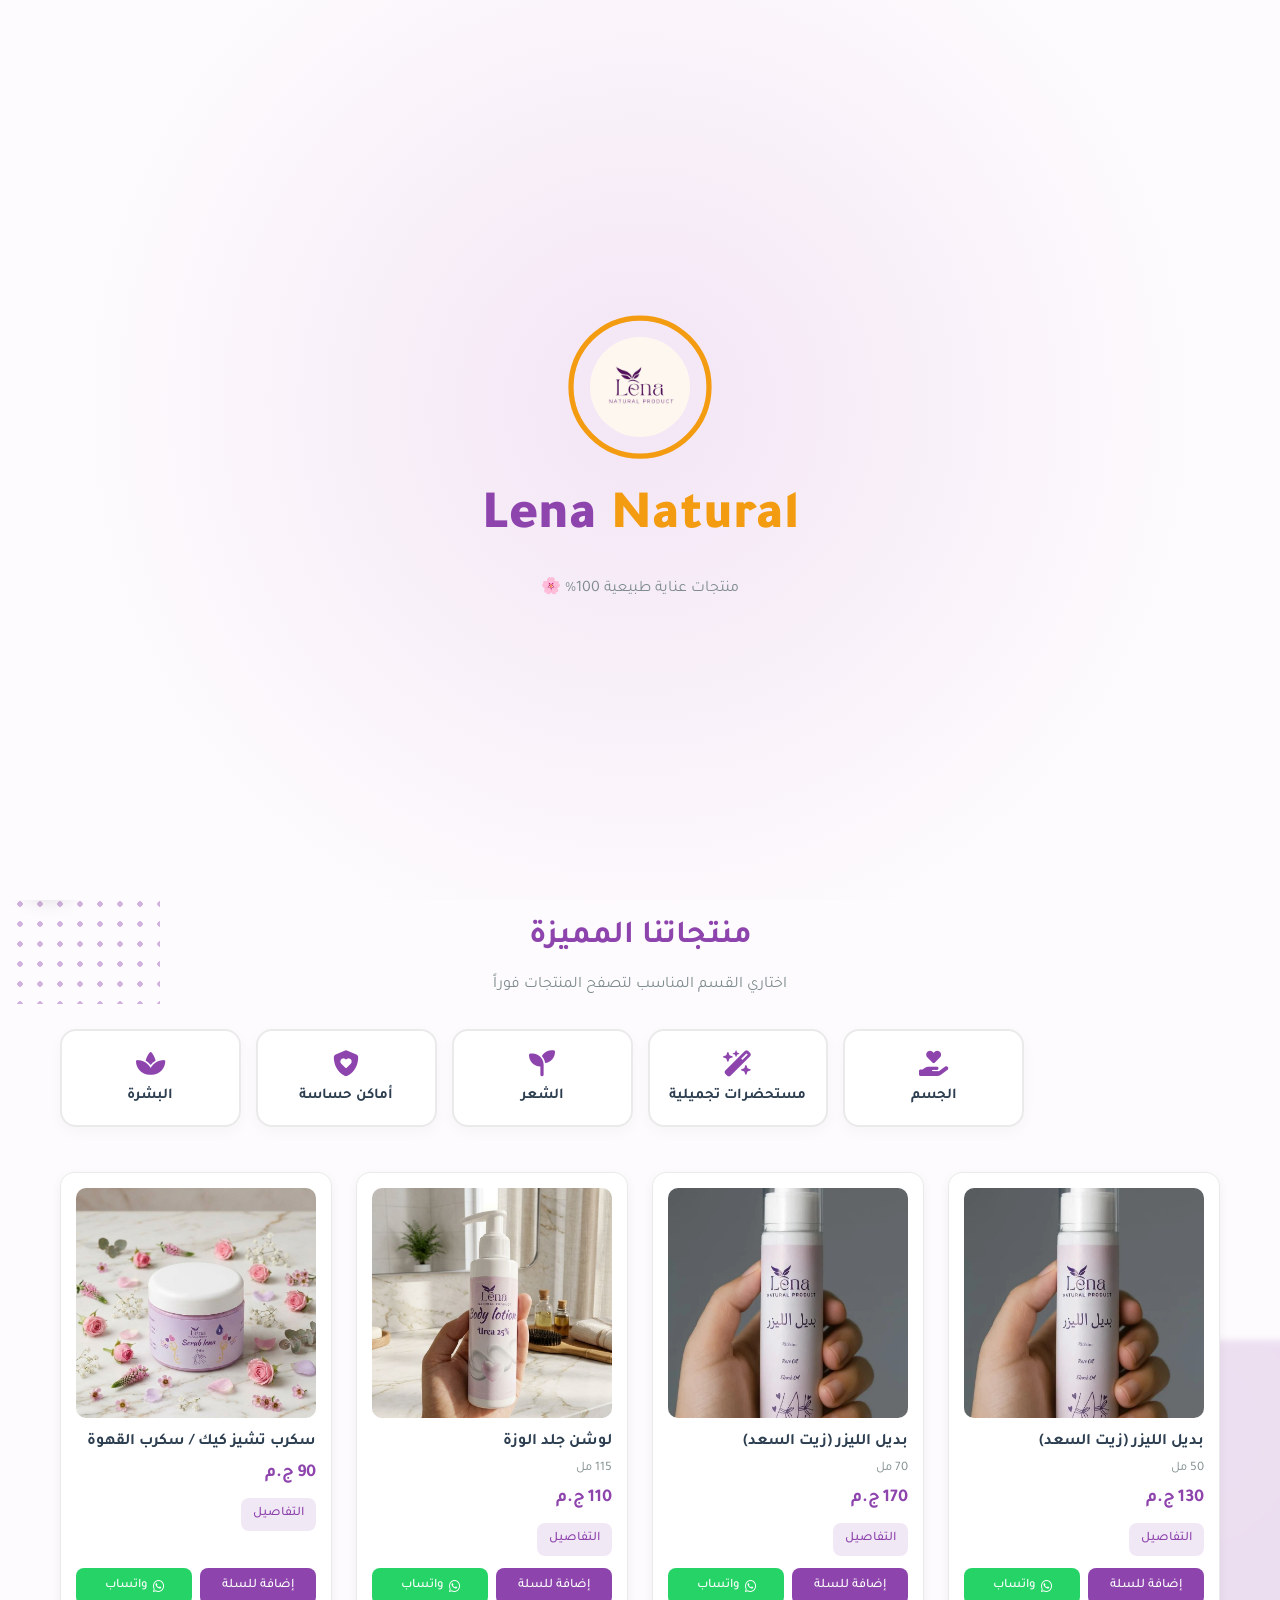
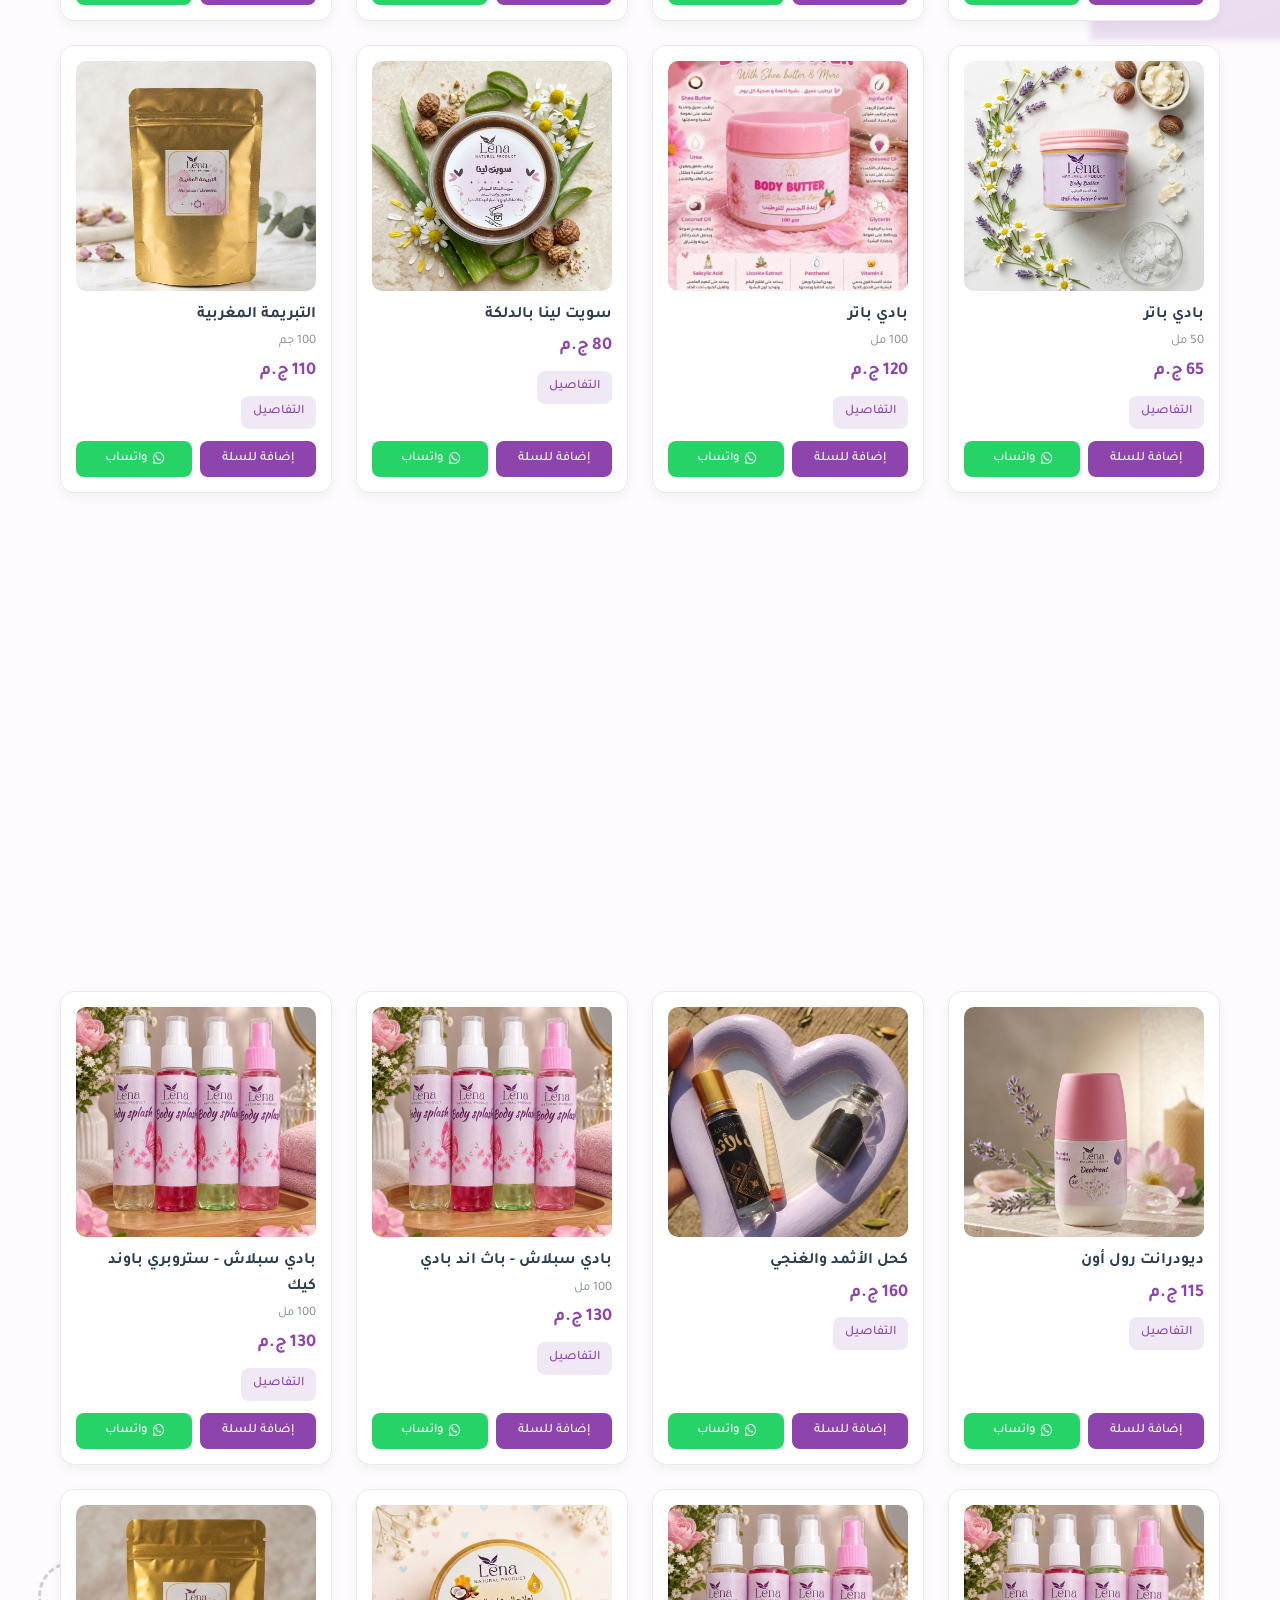
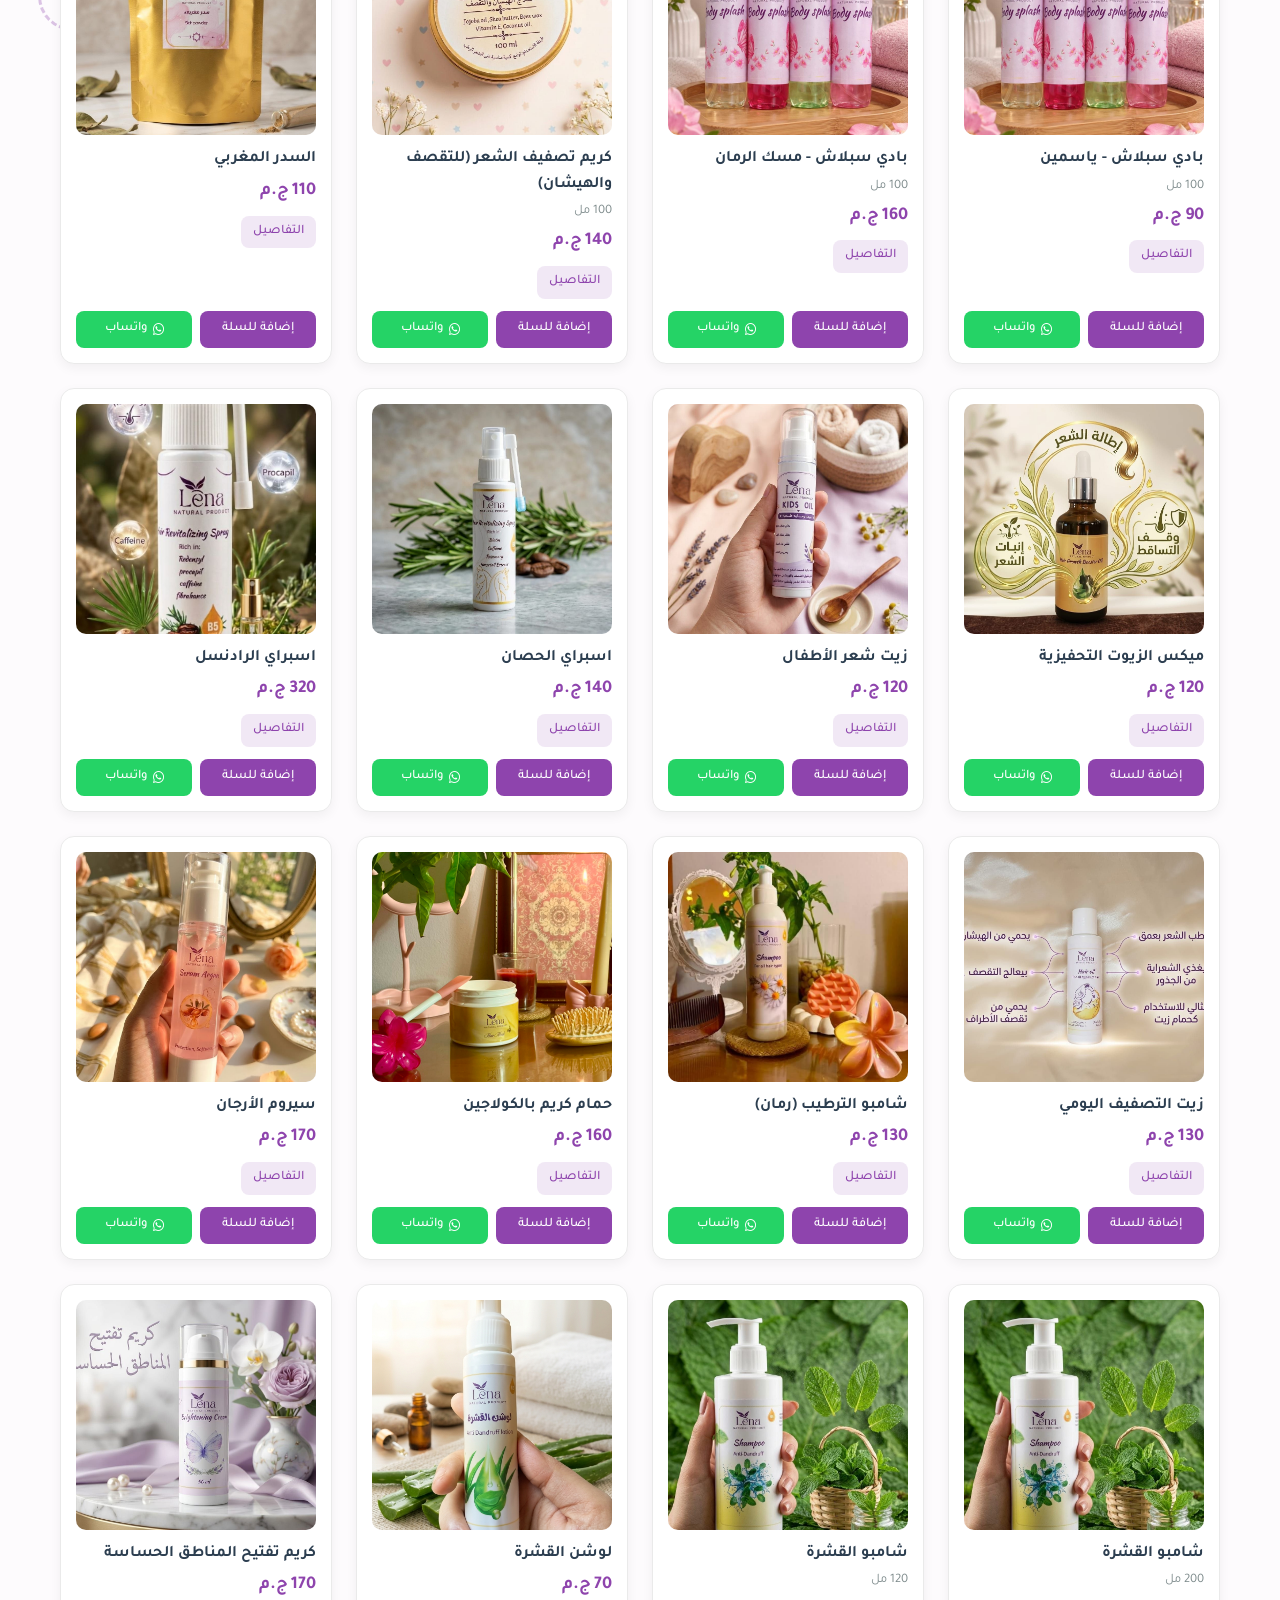
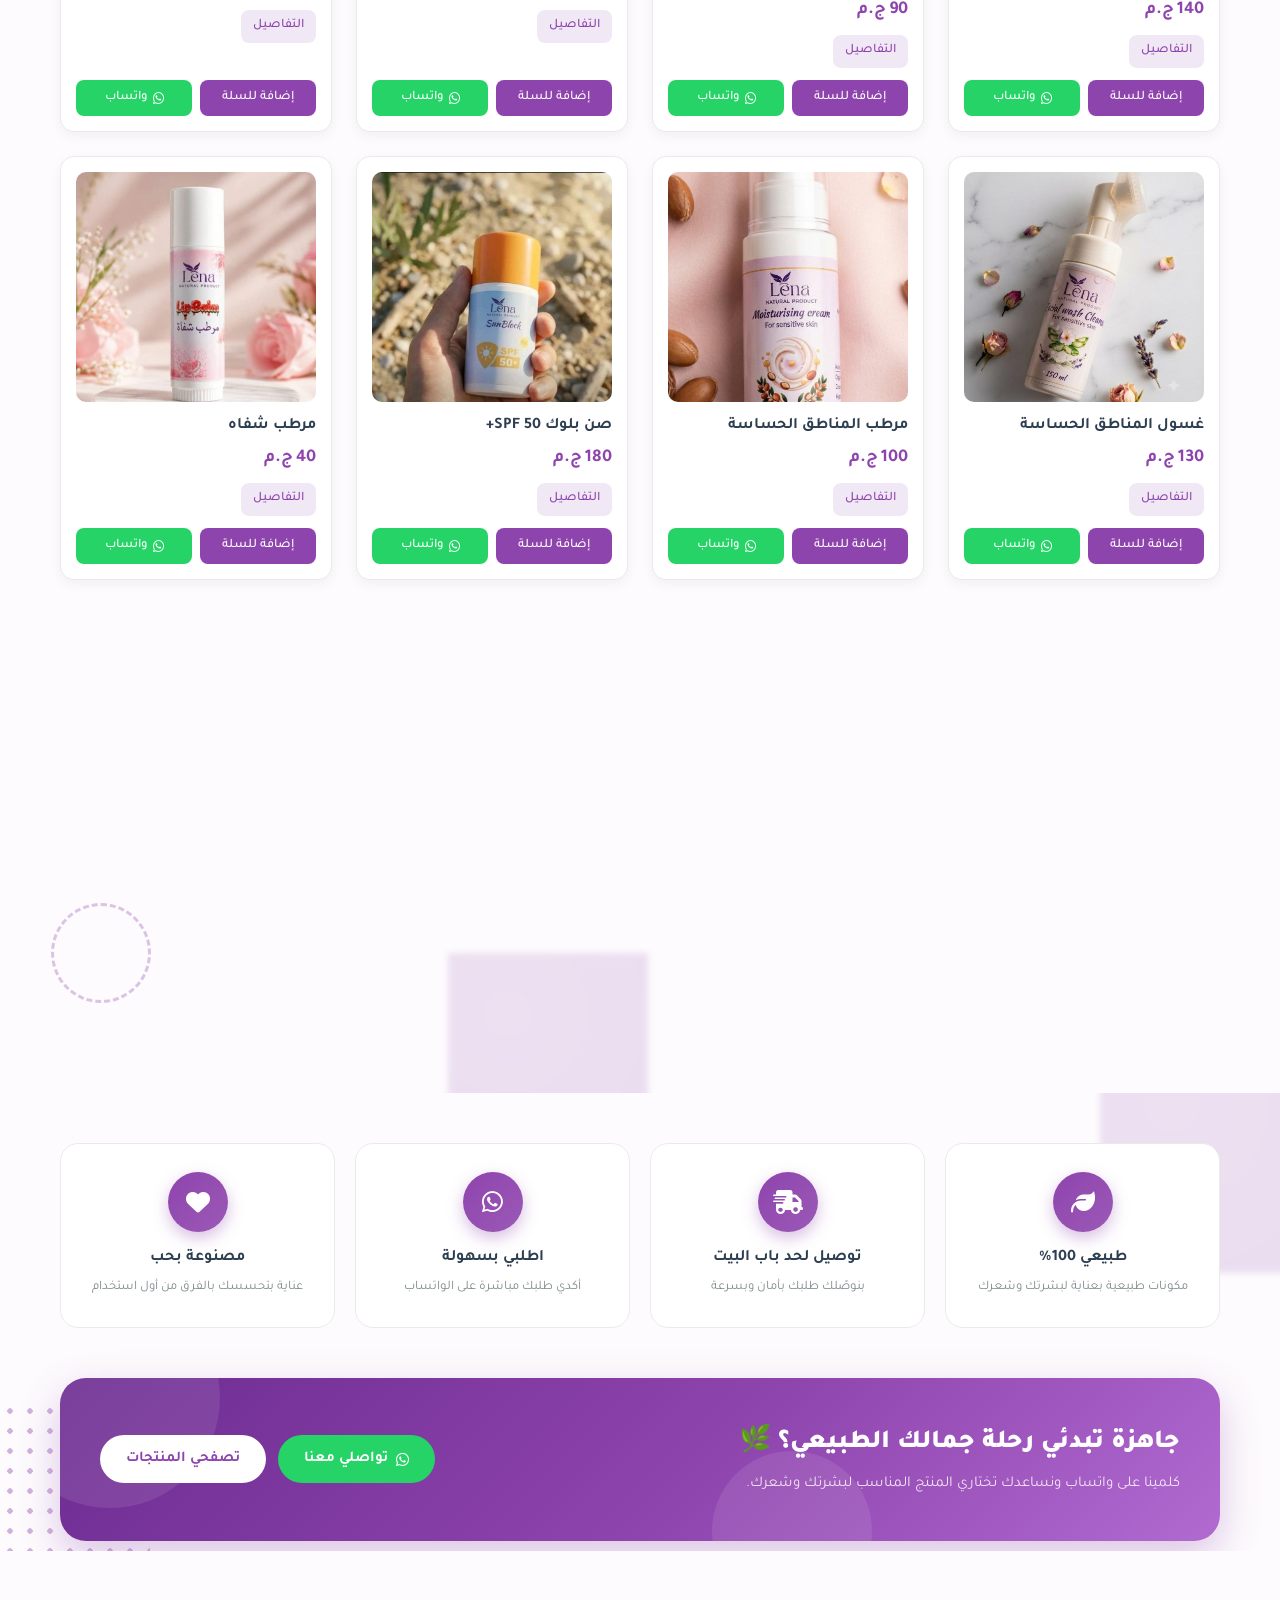
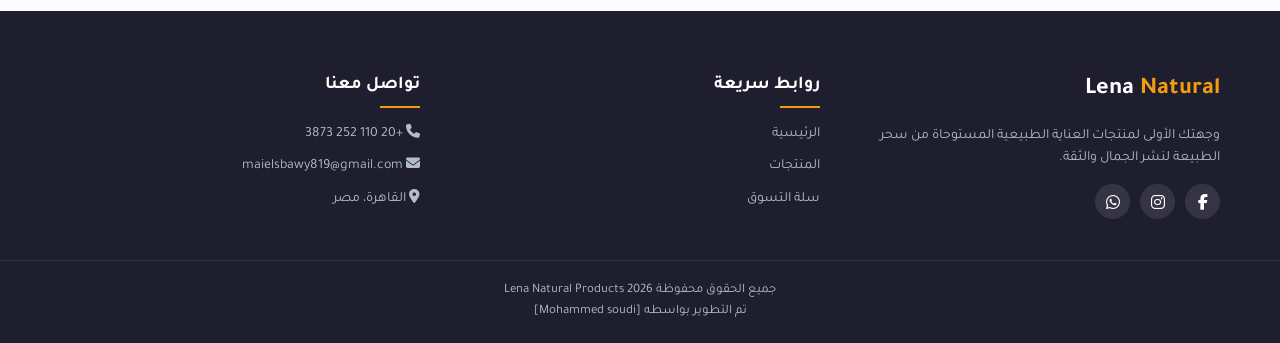
<file: index.html>
<!DOCTYPE html>
<html lang="ar" dir="rtl">
<head>
    <meta charset="UTF-8">
    <meta name="viewport" content="width=device-width, initial-scale=1.0">
    <!-- أساسيات -->
<meta name="description" content="Lena Natural: منتجات عناية طبيعية 100% للبشرة والشعر والجسم، مصنوعة بحب وتوصيل لباب البيت في مصر.">
<meta name="keywords" content="منتجات طبيعية, عناية بالبشرة, عناية بالشعر, زبدة الجسم, لوشن جلد الوزة, الصابون المغربي, Lena Natural">
<meta name="author" content="Lēna Natural">

<meta name="robots" content="index, follow">
<meta name="theme-color" content="#8e44ad">
<link rel="canonical" href="https://dr-mai-ahmed.github.io/Lena-Natural-Products/index.html">

<!-- فيسبوك / واتساب (Open Graph) -->
<meta property="og:type" content="website">
<meta property="og:site_name" content="Lēna Natural Products">
<meta property="og:locale" content="ar_EG">
<meta property="og:title" content="Lēna Natural | منتجات عناية طبيعية 100%">
<meta property="og:description" content="اكتشفي سر الجمال الطبيعي: منتجات للبشرة والشعر والجسم مصنوعة بحب.">
<meta property="og:url" content="https://dr-mai-ahmed.github.io/Lena-Natural-Products/index.html">
<meta property="og:image" content="https://dr-mai-ahmed.github.io/Lena-Natural-Products/images/og-image.jpg">

<!-- تويتر -->
<meta name="twitter:card" content="summary_large_image">
<meta name="twitter:title" content="Lēna Natural | منتجات عناية طبيعية 100%">
<meta name="twitter:description" content="منتجات للبشرة والشعر والجسم مصنوعة بحب.">
<meta name="twitter:image" content="https://dr-mai-ahmed.github.io/Lena-Natural-Products/images/og-image.jpg">

<!-- أيقونة الموقع -->
<link rel="icon" href="images/lena.jpg">
    <title>Lena Natural Products | منتجات العناية الطبيعية</title>
    <link href="https://fonts.googleapis.com/css2?family=Tajawal:wght@300;400;500;700;900&display=swap" rel="stylesheet">
    <link rel="stylesheet" href="https://cdnjs.cloudflare.com/ajax/libs/font-awesome/6.4.0/css/all.min.css">
    
    <link rel="stylesheet" href="style.css">
    <!-- Google tag (gtag.js) -->
<script async src="https://www.googletagmanager.com/gtag/js?id=G-Y1DNHRC4LC"></script>
<script>
  window.dataLayer = window.dataLayer || [];
  function gtag(){dataLayer.push(arguments);}
  gtag('js', new Date());

  gtag('config', 'G-Y1DNHRC4LC');
</script>
</head>
<body>

    <div class="announcement-bar"><p>لينا بشرة نضرة وشعر صحي🌸🎀</p></div>

    <header class="main-header">
        <div class="container header-container">
            <div class="logo"><a href="index.html">Lena <span>Natural</span></a></div>
            <nav class="main-nav">
                <ul>
                    <li><a href="index.html" class="active">الرئيسية</a></li>
                    <li><a href="#products">المنتجات</a></li>
                    <li><a href="#contact">تواصل معنا</a></li>
                </ul>
            </nav>
            <div class="header-actions">
                <div class="header-search-container">
                    <button type="button" id="searchIconBtn" class="cart-icon-btn" title="بحث" aria-label="بحث"><i class="fa-solid fa-magnifying-glass"></i></button>
                    <input type="text" id="searchInput" class="search-input" placeholder="ابحثي عن منتج..." aria-label="بحث عن منتج">
                </div>
                <button type="button" id="darkModeToggle" class="cart-icon-btn" title="تغيير المظهر" aria-label="تغيير المظهر"><i class="fa-solid fa-moon"></i></button>
                <a href="checkout.html" class="cart-icon-btn" title="سلة التسوق" aria-label="سلة التسوق">
                    <i class="fa-solid fa-bag-shopping"></i><span id="cartCount" class="cart-badge">0</span>
                </a>
            </div>
        </div>
    </header>

    <section class="hero-section">
        <div class="hero-content">
         
           <h2>جمالك أمانة وتستاهلي الأفضل..<br> كل اللي تحتاجه بشرتك وشعرك وجسمك<br> بما يرضي الله."🎀💜</h2>
           <br> 
            <a href="#products" class="btn btn-primary">تصفحي المنتجات الآن</a>
        </div>
    </section>

    <section id="products" class="products-section">
        <div class="container">
            <div class="section-title">
                <h2>منتجاتنا المميزة</h2>
                <p>اختاري القسم المناسب لتصفح المنتجات فوراً</p>
            </div>
            <div class="category-boxes-container" id="categoryBoxes">
            <button type="button" class="big-cat-box active" data-category="all"><i class="fa-solid fa-border-all"></i><h3>كل المنتجات</h3></button>
            <button type="button" class="big-cat-box" data-category="body"><i class="fa-solid fa-hand-holding-heart"></i><h3>الجسم</h3></button>
            <button type="button" class="big-cat-box" data-category="beauty"><i class="fa-solid fa-wand-magic-sparkles"></i><h3>مستحضرات تجميلية</h3></button>
            <button type="button" class="big-cat-box" data-category="hair"><i class="fa-solid fa-seedling"></i><h3>الشعر</h3></button>
            <button type="button" class="big-cat-box" data-category="sensitive"><i class="fa-solid fa-shield-heart"></i><h3>أماكن حساسة</h3></button>
            <button type="button" class="big-cat-box" data-category="skin"><i class="fa-solid fa-spa"></i><h3>البشرة</h3></button>
            </div>
            <div class="products-grid" id="productsGrid">
            <!-- ===== الجسم ===== -->
            <div class="product-card" data-id="1" data-category="body">
                <a href="product.html?id=1" class="product-img"><img src="images/Body-products/img(2).jpeg" alt="بديل الليزر (زيت السعد) (50 مل)" loading="lazy"></a>
                <div class="product-info">
                    <h3>بديل الليزر (زيت السعد)</h3>
                <p class="product-size">50 مل</p>
                    <span class="price">130 ج.م</span>
                    <a href="product.html?id=1" class="btn-details">التفاصيل</a>
                    <div class="card-actions">
                        <button type="button" class="btn-add" data-add="1">إضافة للسلة</button>
                        <a href="https://wa.me/201102523873?text=%D8%B9%D8%A7%D9%8A%D8%B2%20%D8%A7%D8%B7%D9%84%D8%A8%3A%20%D8%A8%D8%AF%D9%8A%D9%84%20%D8%A7%D9%84%D9%84%D9%8A%D8%B2%D8%B1%20%28%D8%B2%D9%8A%D8%AA%20%D8%A7%D9%84%D8%B3%D8%B9%D8%AF%29%20%2850%20%D9%85%D9%84%29%20-%20130%20%D8%AC.%D9%85" target="_blank" rel="noopener" class="btn-whatsapp"><i class="fa-brands fa-whatsapp"></i> واتساب</a>
                    </div>
                </div>
            </div>
            <div class="product-card" data-id="2" data-category="body">
                <a href="product.html?id=2" class="product-img"><img src="images/Body-products/img(2).jpeg" alt="بديل الليزر (زيت السعد) (70 مل)" loading="lazy"></a>
                <div class="product-info">
                    <h3>بديل الليزر (زيت السعد)</h3>
                <p class="product-size">70 مل</p>
                    <span class="price">170 ج.م</span>
                    <a href="product.html?id=2" class="btn-details">التفاصيل</a>
                    <div class="card-actions">
                        <button type="button" class="btn-add" data-add="2">إضافة للسلة</button>
                        <a href="https://wa.me/201102523873?text=%D8%B9%D8%A7%D9%8A%D8%B2%20%D8%A7%D8%B7%D9%84%D8%A8%3A%20%D8%A8%D8%AF%D9%8A%D9%84%20%D8%A7%D9%84%D9%84%D9%8A%D8%B2%D8%B1%20%28%D8%B2%D9%8A%D8%AA%20%D8%A7%D9%84%D8%B3%D8%B9%D8%AF%29%20%2870%20%D9%85%D9%84%29%20-%20170%20%D8%AC.%D9%85" target="_blank" rel="noopener" class="btn-whatsapp"><i class="fa-brands fa-whatsapp"></i> واتساب</a>
                    </div>
                </div>
            </div>
            <div class="product-card" data-id="3" data-category="body">
                <a href="product.html?id=3" class="product-img"><img src="images/Body-products/img(1).jpeg" alt="لوشن جلد الوزة (115 مل)" loading="lazy"></a>
                <div class="product-info">
                    <h3>لوشن جلد الوزة</h3>
                    <p class="product-size">115 مل</p>
                    <span class="price">110 ج.م</span>
                    <a href="product.html?id=3" class="btn-details">التفاصيل</a>
                    <div class="card-actions">
                        <button type="button" class="btn-add" data-add="3">إضافة للسلة</button>
                        <a href="https://wa.me/201102523873?text=%D8%B9%D8%A7%D9%8A%D8%B2%20%D8%A7%D8%B7%D9%84%D8%A8%3A%20%D9%84%D9%88%D8%B4%D9%86%20%D8%AC%D9%84%D8%AF%20%D8%A7%D9%84%D9%88%D8%B2%D8%A9%20%28115%20%D9%85%D9%84%29%20-%20110%20%D8%AC.%D9%85" target="_blank" rel="noopener" class="btn-whatsapp"><i class="fa-brands fa-whatsapp"></i> واتساب</a>
                    </div>
                </div>
            </div>
            <div class="product-card" data-id="4" data-category="body">
                <a href="product.html?id=4" class="product-img"><img src="images/Body-products/img(3).jpeg" alt="سكرب تشيز كيك / سكرب القهوة" loading="lazy"></a>
                <div class="product-info">
                    <h3>سكرب تشيز كيك / سكرب القهوة</h3>
                    <span class="price">90 ج.م</span>
                    <a href="product.html?id=4" class="btn-details">التفاصيل</a>
                    <div class="card-actions">
                        <button type="button" class="btn-add" data-add="4">إضافة للسلة</button>
                        <a href="https://wa.me/201102523873?text=%D8%B9%D8%A7%D9%8A%D8%B2%20%D8%A7%D8%B7%D9%84%D8%A8%3A%20%D8%B3%D9%83%D8%B1%D8%A8%20%D8%AA%D8%B4%D9%8A%D8%B2%20%D9%83%D9%8A%D9%83%20%2F%20%D8%B3%D9%83%D8%B1%D8%A8%20%D8%A7%D9%84%D9%82%D9%87%D9%88%D8%A9%20-%2090%20%D8%AC.%D9%85" target="_blank" rel="noopener" class="btn-whatsapp"><i class="fa-brands fa-whatsapp"></i> واتساب</a>
                    </div>
                </div>
            </div>
            <div class="product-card" data-id="5" data-category="body">
                <a href="product.html?id=5" class="product-img"><img src="images/Body-products/img(40).jpeg" alt="بادي باتر (50 مل)" loading="lazy"></a>
                <div class="product-info">
                    <h3>بادي باتر</h3>
                <p class="product-size">50 مل</p>
                    <span class="price">65 ج.م</span>
                    <a href="product.html?id=5" class="btn-details">التفاصيل</a>
                    <div class="card-actions">
                        <button type="button" class="btn-add" data-add="5">إضافة للسلة</button>
                        <a href="https://wa.me/201102523873?text=%D8%B9%D8%A7%D9%8A%D8%B2%20%D8%A7%D8%B7%D9%84%D8%A8%3A%20%D8%A8%D8%A7%D8%AF%D9%8A%20%D8%A8%D8%A7%D8%AA%D8%B1%20%2850%20%D9%85%D9%84%29%20-%2065%20%D8%AC.%D9%85" target="_blank" rel="noopener" class="btn-whatsapp"><i class="fa-brands fa-whatsapp"></i> واتساب</a>
                    </div>
                </div>
            </div>
            <div class="product-card" data-id="35" data-category="body">
                <a href="product.html?id=35" class="product-img"><img src="images/Body-products/img(4).jpeg" alt="بادي باتر (100 مل)" loading="lazy"></a>
                <div class="product-info">
                    <h3>بادي باتر</h3>
                <p class="product-size">100 مل</p>
                    <span class="price">120 ج.م</span>
                    <a href="product.html?id=35" class="btn-details">التفاصيل</a>
                    <div class="card-actions">
                        <button type="button" class="btn-add" data-add="35">إضافة للسلة</button>
                        <a href="https://wa.me/201102523873?text=%D8%B9%D8%A7%D9%8A%D8%B2%20%D8%A7%D8%B7%D9%84%D8%A8%3A%20%D8%A8%D8%A7%D8%AF%D9%8A%20%D8%A8%D8%A7%D8%AA%D8%B1%20%28100%20%D9%85%D9%84%29%20-%20120%20%D8%AC.%D9%85" target="_blank" rel="noopener" class="btn-whatsapp"><i class="fa-brands fa-whatsapp"></i> واتساب</a>
                    </div>
                </div>
            </div>
            <div class="product-card" data-id="6" data-category="body">
                <a href="product.html?id=6" class="product-img"><img src="images/Body-products/img(5).jpeg" alt="سويت لينا بالدلكة" loading="lazy"></a>
                <div class="product-info">
                    <h3>سويت لينا بالدلكة</h3>
                    <span class="price">80 ج.م</span>
                    <a href="product.html?id=6" class="btn-details">التفاصيل</a>
                    <div class="card-actions">
                        <button type="button" class="btn-add" data-add="6">إضافة للسلة</button>
                        <a href="https://wa.me/201102523873?text=%D8%B9%D8%A7%D9%8A%D8%B2%20%D8%A7%D8%B7%D9%84%D8%A8%3A%20%D8%B3%D9%88%D9%8A%D8%AA%20%D9%84%D9%8A%D9%86%D8%A7%20%D8%A8%D8%A7%D9%84%D8%AF%D9%84%D9%83%D8%A9%20-%2080%20%D8%AC.%D9%85" target="_blank" rel="noopener" class="btn-whatsapp"><i class="fa-brands fa-whatsapp"></i> واتساب</a>
                    </div>
                </div>
            </div>
            <div class="product-card" data-id="7" data-category="body">
                <a href="product.html?id=7" class="product-img"><img src="images/Body-products/img(6).jpeg" alt="التبريمة المغربية (100 جم)" loading="lazy"></a>
                <div class="product-info">
                    <h3>التبريمة المغربية</h3>
                <p class="product-size">100 جم</p>
                    <span class="price">110 ج.م</span>
                    <a href="product.html?id=7" class="btn-details">التفاصيل</a>
                    <div class="card-actions">
                        <button type="button" class="btn-add" data-add="7">إضافة للسلة</button>
                        <a href="https://wa.me/201102523873?text=%D8%B9%D8%A7%D9%8A%D8%B2%20%D8%A7%D8%B7%D9%84%D8%A8%3A%20%D8%A7%D9%84%D8%AA%D8%A8%D8%B1%D9%8A%D9%85%D8%A9%20%D8%A7%D9%84%D9%85%D8%BA%D8%B1%D8%A8%D9%8A%D8%A9%20%28100%20%D8%AC%D9%85%29%20-%20110%20%D8%AC.%D9%85" target="_blank" rel="noopener" class="btn-whatsapp"><i class="fa-brands fa-whatsapp"></i> واتساب</a>
                    </div>
                </div>
            </div>
            <div class="product-card" data-id="8" data-category="body">
                <a href="product.html?id=8" class="product-img"><img src="images/Body-products/img(7).jpeg" alt="الطمي المغربي (الغاسول) (250 جم)" loading="lazy"></a>
                <div class="product-info">
                    <h3>الطمي المغربي (الغاسول)</h3>
                <p class="product-size">250 جم</p>
                    <span class="price">80 ج.م</span>
                    <a href="product.html?id=8" class="btn-details">التفاصيل</a>
                    <div class="card-actions">
                        <button type="button" class="btn-add" data-add="8">إضافة للسلة</button>
                        <a href="https://wa.me/201102523873?text=%D8%B9%D8%A7%D9%8A%D8%B2%20%D8%A7%D8%B7%D9%84%D8%A8%3A%20%D8%A7%D9%84%D8%B7%D9%85%D9%8A%20%D8%A7%D9%84%D9%85%D8%BA%D8%B1%D8%A8%D9%8A%20%28%D8%A7%D9%84%D8%BA%D8%A7%D8%B3%D9%88%D9%84%29%20%28250%20%D8%AC%D9%85%29%20-%2080%20%D8%AC.%D9%85" target="_blank" rel="noopener" class="btn-whatsapp"><i class="fa-brands fa-whatsapp"></i> واتساب</a>
                    </div>
                </div>
            </div>
            <div class="product-card" data-id="9" data-category="body">
                <a href="product.html?id=9" class="product-img"><img src="images/Body-products/img(8).jpeg" alt="الصابون المغربي (250 جم)" loading="lazy"></a>
                <div class="product-info">
                    <h3>الصابون المغربي</h3>
                <p class="product-size">250 جم</p>
                    <span class="price">100 ج.م</span>
                    <a href="product.html?id=9" class="btn-details">التفاصيل</a>
                    <div class="card-actions">
                        <button type="button" class="btn-add" data-add="9">إضافة للسلة</button>
                        <a href="https://wa.me/201102523873?text=%D8%B9%D8%A7%D9%8A%D8%B2%20%D8%A7%D8%B7%D9%84%D8%A8%3A%20%D8%A7%D9%84%D8%B5%D8%A7%D8%A8%D9%88%D9%86%20%D8%A7%D9%84%D9%85%D8%BA%D8%B1%D8%A8%D9%8A%20%28250%20%D8%AC%D9%85%29%20-%20100%20%D8%AC.%D9%85" target="_blank" rel="noopener" class="btn-whatsapp"><i class="fa-brands fa-whatsapp"></i> واتساب</a>
                    </div>
                </div>
            </div>
            <div class="product-card" data-id="10" data-category="body">
                <a href="product.html?id=10" class="product-img"><img src="images/Body-products/img(9).jpeg" alt="الليفة المغربية (ليفة كسّال خلود الأصلية)" loading="lazy"></a>
                <div class="product-info">
                    <h3>الليفة المغربية (ليفة كسّال خلود الأصلية)</h3>
                    <span class="price">130 ج.م</span>
                    <a href="product.html?id=10" class="btn-details">التفاصيل</a>
                    <div class="card-actions">
                        <button type="button" class="btn-add" data-add="10">إضافة للسلة</button>
                        <a href="https://wa.me/201102523873?text=%D8%B9%D8%A7%D9%8A%D8%B2%20%D8%A7%D8%B7%D9%84%D8%A8%3A%20%D8%A7%D9%84%D9%84%D9%8A%D9%81%D8%A9%20%D8%A7%D9%84%D9%85%D8%BA%D8%B1%D8%A8%D9%8A%D8%A9%20%28%D9%84%D9%8A%D9%81%D8%A9%20%D9%83%D8%B3%D9%91%D8%A7%D9%84%20%D8%AE%D9%84%D9%88%D8%AF%20%D8%A7%D9%84%D8%A3%D8%B5%D9%84%D9%8A%D8%A9%29%20-%20130%20%D8%AC.%D9%85" target="_blank" rel="noopener" class="btn-whatsapp"><i class="fa-brands fa-whatsapp"></i> واتساب</a>
                    </div>
                </div>
            </div>
            <div class="product-card" data-id="11" data-category="body">
                <a href="product.html?id=11" class="product-img"><img src="images/Body-products/img(10).jpeg" alt="الدلكة المغربية (150 جم)" loading="lazy"></a>
                <div class="product-info">
                    <h3>الدلكة المغربية</h3>
                <p class="product-size">150 جم</p>
                    <span class="price">140 ج.م</span>
                    <a href="product.html?id=11" class="btn-details">التفاصيل</a>
                    <div class="card-actions">
                        <button type="button" class="btn-add" data-add="11">إضافة للسلة</button>
                        <a href="https://wa.me/201102523873?text=%D8%B9%D8%A7%D9%8A%D8%B2%20%D8%A7%D8%B7%D9%84%D8%A8%3A%20%D8%A7%D9%84%D8%AF%D9%84%D9%83%D8%A9%20%D8%A7%D9%84%D9%85%D8%BA%D8%B1%D8%A8%D9%8A%D8%A9%20%28150%20%D8%AC%D9%85%29%20-%20140%20%D8%AC.%D9%85" target="_blank" rel="noopener" class="btn-whatsapp"><i class="fa-brands fa-whatsapp"></i> واتساب</a>
                    </div>
                </div>
            </div>
            <div class="product-card" data-id="12" data-category="body">
                <a href="product.html?id=12" class="product-img"><img src="images/Body-products/img(11).jpeg" alt="ديودرانت رول أون" loading="lazy"></a>
                <div class="product-info">
                    <h3>ديودرانت رول أون</h3>
                    <span class="price">115 ج.م</span>
                    <a href="product.html?id=12" class="btn-details">التفاصيل</a>
                    <div class="card-actions">
                        <button type="button" class="btn-add" data-add="12">إضافة للسلة</button>
                        <a href="https://wa.me/201102523873?text=%D8%B9%D8%A7%D9%8A%D8%B2%20%D8%A7%D8%B7%D9%84%D8%A8%3A%20%D8%AF%D9%8A%D9%88%D8%AF%D8%B1%D8%A7%D9%86%D8%AA%20%D8%B1%D9%88%D9%84%20%D8%A3%D9%88%D9%86%20-%20115%20%D8%AC.%D9%85" target="_blank" rel="noopener" class="btn-whatsapp"><i class="fa-brands fa-whatsapp"></i> واتساب</a>
                    </div>
                </div>
            </div>

            <!-- ===== مستحضرات تجميلية ===== -->
            <div class="product-card" data-id="13" data-category="beauty">
                <a href="product.html?id=13" class="product-img"><img src="images/Cosmetic-products/img(12).jpeg" alt="كحل الأثمد والغنجي" loading="lazy"></a>
                <div class="product-info">
                    <h3>كحل الأثمد والغنجي</h3>
                    <span class="price">160 ج.م</span>
                    <a href="product.html?id=13" class="btn-details">التفاصيل</a>
                    <div class="card-actions">
                        <button type="button" class="btn-add" data-add="13">إضافة للسلة</button>
                        <a href="https://wa.me/201102523873?text=%D8%B9%D8%A7%D9%8A%D8%B2%20%D8%A7%D8%B7%D9%84%D8%A8%3A%20%D9%83%D8%AD%D9%84%20%D8%A7%D9%84%D8%A3%D8%AB%D9%85%D8%AF%20%D9%88%D8%A7%D9%84%D8%BA%D9%86%D8%AC%D9%8A%20-%20160%20%D8%AC.%D9%85" target="_blank" rel="noopener" class="btn-whatsapp"><i class="fa-brands fa-whatsapp"></i> واتساب</a>
                    </div>
                </div>
            </div>
            <div class="product-card" data-id="14" data-category="beauty">
                <a href="product.html?id=14" class="product-img"><img src="images/Cosmetic-products/img(13).jpeg" alt="بادي سبلاش - باث اند بادي" loading="lazy"></a>
                <div class="product-info">
                    <h3>بادي سبلاش - باث اند بادي</h3>
                     <p class="product-size">100 مل</p>
                    <span class="price">130 ج.م</span>
                    <a href="product.html?id=14" class="btn-details">التفاصيل</a>
                    <div class="card-actions">
                        <button type="button" class="btn-add" data-add="14">إضافة للسلة</button>
                        <a href="https://wa.me/201102523873?text=%D8%B9%D8%A7%D9%8A%D8%B2%20%D8%A7%D8%B7%D9%84%D8%A8%3A%20%D8%A8%D8%A7%D8%AF%D9%8A%20%D8%B3%D8%A8%D9%84%D8%A7%D8%B4%20-%20%D8%A8%D8%A7%D8%AB%20%D8%A7%D9%86%D8%AF%20%D8%A8%D8%A7%D8%AF%D9%8A%20-%20130%20%D8%AC.%D9%85" target="_blank" rel="noopener" class="btn-whatsapp"><i class="fa-brands fa-whatsapp"></i> واتساب</a>
                    </div>
                </div>
            </div>
            <div class="product-card" data-id="36" data-category="beauty">
                <a href="product.html?id=36" class="product-img"><img src="images/Cosmetic-products/img(13).jpeg" alt="بادي سبلاش - ستروبري باوند كيك" loading="lazy"></a>
                <div class="product-info">
                    <h3>بادي سبلاش - ستروبري باوند كيك</h3>
                                         <p class="product-size">100 مل</p>
                    <span class="price">130 ج.م</span>
                    <a href="product.html?id=36" class="btn-details">التفاصيل</a>
                    <div class="card-actions">
                        <button type="button" class="btn-add" data-add="36">إضافة للسلة</button>
                        <a href="https://wa.me/201102523873?text=%D8%B9%D8%A7%D9%8A%D8%B2%20%D8%A7%D8%B7%D9%84%D8%A8%3A%20%D8%A8%D8%A7%D8%AF%D9%8A%20%D8%B3%D8%A8%D9%84%D8%A7%D8%B4%20-%20%D8%B3%D8%AA%D8%B1%D9%88%D8%A8%D8%B1%D9%8A%20%D8%A8%D8%A7%D9%88%D9%86%D8%AF%20%D9%83%D9%8A%D9%83%20-%20130%20%D8%AC.%D9%85" target="_blank" rel="noopener" class="btn-whatsapp"><i class="fa-brands fa-whatsapp"></i> واتساب</a>
                    </div>
                </div>
            </div>
            <div class="product-card" data-id="37" data-category="beauty">
                <a href="product.html?id=37" class="product-img"><img src="images/Cosmetic-products/img(13).jpeg" alt="بادي سبلاش - ياسمين" loading="lazy"></a>
                <div class="product-info">
                    <h3>بادي سبلاش - ياسمين</h3>
                    <p class="product-size">100 مل</p>
                    <span class="price">90 ج.م</span>
                                         
                    <a href="product.html?id=37" class="btn-details">التفاصيل</a>
                    <div class="card-actions">
                        <button type="button" class="btn-add" data-add="37">إضافة للسلة</button>
                        <a href="https://wa.me/201102523873?text=%D8%B9%D8%A7%D9%8A%D8%B2%20%D8%A7%D8%B7%D9%84%D8%A8%3A%20%D8%A8%D8%A7%D8%AF%D9%8A%20%D8%B3%D8%A8%D9%84%D8%A7%D8%B4%20-%20%D9%8A%D8%A7%D8%B3%D9%85%D9%8A%D9%86%20-%2090%20%D8%AC.%D9%85" target="_blank" rel="noopener" class="btn-whatsapp"><i class="fa-brands fa-whatsapp"></i> واتساب</a>
                    </div>
                </div>
            </div>
            <div class="product-card" data-id="38" data-category="beauty">
                <a href="product.html?id=38" class="product-img"><img src="images/Cosmetic-products/img(13).jpeg" alt="بادي سبلاش - مسك الرمان" loading="lazy"></a>
                <div class="product-info">
                    <h3>بادي سبلاش - مسك الرمان</h3>
                    <p class="product-size">100 مل</p>
                    <span class="price">160 ج.م</span>
                    <a href="product.html?id=38" class="btn-details">التفاصيل</a>
                    <div class="card-actions">
                        <button type="button" class="btn-add" data-add="38">إضافة للسلة</button>
                        <a href="https://wa.me/201102523873?text=%D8%B9%D8%A7%D9%8A%D8%B2%20%D8%A7%D8%B7%D9%84%D8%A8%3A%20%D8%A8%D8%A7%D8%AF%D9%8A%20%D8%B3%D8%A8%D9%84%D8%A7%D8%B4%20-%20%D9%85%D8%B3%D9%83%20%D8%A7%D9%84%D8%B1%D9%85%D8%A7%D9%86%20-%20160%20%D8%AC.%D9%85" target="_blank" rel="noopener" class="btn-whatsapp"><i class="fa-brands fa-whatsapp"></i> واتساب</a>
                    </div>
                </div>
            </div>

            <!-- ===== الشعر ===== -->
            <div class="product-card" data-id="15" data-category="hair">
                <a href="product.html?id=15" class="product-img"><img src="images/Skincare-products/img(27).jpeg" alt="كريم تصفيف الشعر (للتقصف والهيشان) (100 مل)" loading="lazy"></a>
                <div class="product-info">
                    <h3>كريم تصفيف الشعر (للتقصف والهيشان)</h3>
                <p class="product-size">100 مل</p>
                    <span class="price">140 ج.م</span>
                    <a href="product.html?id=15" class="btn-details">التفاصيل</a>
                    <div class="card-actions">
                        <button type="button" class="btn-add" data-add="15">إضافة للسلة</button>
                        <a href="https://wa.me/201102523873?text=%D8%B9%D8%A7%D9%8A%D8%B2%20%D8%A7%D8%B7%D9%84%D8%A8%3A%20%D9%83%D8%B1%D9%8A%D9%85%20%D8%AA%D8%B5%D9%81%D9%8A%D9%81%20%D8%A7%D9%84%D8%B4%D8%B9%D8%B1%20%28%D9%84%D9%84%D8%AA%D9%82%D8%B5%D9%81%20%D9%88%D8%A7%D9%84%D9%87%D9%8A%D8%B4%D8%A7%D9%86%29%20%28100%20%D9%85%D9%84%29%20-%20140%20%D8%AC.%D9%85" target="_blank" rel="noopener" class="btn-whatsapp"><i class="fa-brands fa-whatsapp"></i> واتساب</a>
                    </div>
                </div>
            </div>
            <div class="product-card" data-id="17" data-category="hair">
                <a href="product.html?id=17" class="product-img"><img src="images/Hair-products/img(14).jpeg" alt="السدر المغربي" loading="lazy"></a>
                <div class="product-info">
                    <h3>السدر المغربي</h3>
                    <span class="price">110 ج.م</span>
                    <a href="product.html?id=17" class="btn-details">التفاصيل</a>
                    <div class="card-actions">
                        <button type="button" class="btn-add" data-add="17">إضافة للسلة</button>
                        <a href="https://wa.me/201102523873?text=%D8%B9%D8%A7%D9%8A%D8%B2%20%D8%A7%D8%B7%D9%84%D8%A8%3A%20%D8%A7%D9%84%D8%B3%D8%AF%D8%B1%20%D8%A7%D9%84%D9%85%D8%BA%D8%B1%D8%A8%D9%8A%20-%20110%20%D8%AC.%D9%85" target="_blank" rel="noopener" class="btn-whatsapp"><i class="fa-brands fa-whatsapp"></i> واتساب</a>
                    </div>
                </div>
            </div>
            <div class="product-card" data-id="18" data-category="hair">
                <a href="product.html?id=18" class="product-img"><img src="images/Hair-products/img(19).jpeg" alt="ميكس الزيوت التحفيزية" loading="lazy"></a>
                <div class="product-info">
                    <h3>ميكس الزيوت التحفيزية</h3>
                    <span class="price">120 ج.م</span>
                    <a href="product.html?id=18" class="btn-details">التفاصيل</a>
                    <div class="card-actions">
                        <button type="button" class="btn-add" data-add="18">إضافة للسلة</button>
                        <a href="https://wa.me/201102523873?text=%D8%B9%D8%A7%D9%8A%D8%B2%20%D8%A7%D8%B7%D9%84%D8%A8%3A%20%D9%85%D9%8A%D9%83%D8%B3%20%D8%A7%D9%84%D8%B2%D9%8A%D9%88%D8%AA%20%D8%A7%D9%84%D8%AA%D8%AD%D9%81%D9%8A%D8%B2%D9%8A%D8%A9%20-%20120%20%D8%AC.%D9%85" target="_blank" rel="noopener" class="btn-whatsapp"><i class="fa-brands fa-whatsapp"></i> واتساب</a>
                    </div>
                </div>
            </div>
            <div class="product-card" data-id="19" data-category="hair">
                <a href="product.html?id=19" class="product-img"><img src="images/Hair-products/img(16).jpeg" alt="زيت شعر الأطفال" loading="lazy"></a>
                <div class="product-info">
                    <h3>زيت شعر الأطفال</h3>
                    <span class="price">120 ج.م</span>
                    <a href="product.html?id=19" class="btn-details">التفاصيل</a>
                    <div class="card-actions">
                        <button type="button" class="btn-add" data-add="19">إضافة للسلة</button>
                        <a href="https://wa.me/201102523873?text=%D8%B9%D8%A7%D9%8A%D8%B2%20%D8%A7%D8%B7%D9%84%D8%A8%3A%20%D8%B2%D9%8A%D8%AA%20%D8%B4%D8%B9%D8%B1%20%D8%A7%D9%84%D8%A3%D8%B7%D9%81%D8%A7%D9%84%20-%20120%20%D8%AC.%D9%85" target="_blank" rel="noopener" class="btn-whatsapp"><i class="fa-brands fa-whatsapp"></i> واتساب</a>
                    </div>
                </div>
            </div>
            <div class="product-card" data-id="20" data-category="hair">
                <a href="product.html?id=20" class="product-img"><img src="images/Hair-products/img(18).jpeg" alt="اسبراي الحصان" loading="lazy"></a>
                <div class="product-info">
                    <h3>اسبراي الحصان</h3>
                    <span class="price">140 ج.م</span>
                    <a href="product.html?id=21" class="btn-details">التفاصيل</a>
                    <div class="card-actions">
                        <button type="button" class="btn-add" data-add="20">إضافة للسلة</button>
                        <a href="https://wa.me/201102523873?text=%D8%B9%D8%A7%D9%8A%D8%B2%20%D8%A7%D8%B7%D9%84%D8%A8%3A%20%D8%A7%D8%B3%D8%A8%D8%B1%D8%A7%D9%8A%20%D8%A7%D9%84%D8%AD%D8%B5%D8%A7%D9%86%20-%20140%20%D8%AC.%D9%85" target="_blank" rel="noopener" class="btn-whatsapp"><i class="fa-brands fa-whatsapp"></i> واتساب</a>
                    </div>
                </div>
            </div>
            <div class="product-card" data-id="21" data-category="hair">
                <a href="product.html?id=21" class="product-img"><img src="images/Hair-products/img(17).jpeg" alt="اسبراي الرادنسل" loading="lazy"></a>
                <div class="product-info">
                    <h3>اسبراي الرادنسل</h3>
                    <span class="price">320 ج.م</span>
                    <a href="product.html?id=21" class="btn-details">التفاصيل</a>
                    <div class="card-actions">
                        <button type="button" class="btn-add" data-add="21">إضافة للسلة</button>
                        <a href="https://wa.me/201102523873?text=%D8%B9%D8%A7%D9%8A%D8%B2%20%D8%A7%D8%B7%D9%84%D8%A8%3A%20%D8%A7%D8%B3%D8%A8%D8%B1%D8%A7%D9%8A%20%D8%A7%D9%84%D8%B1%D8%A7%D8%AF%D9%86%D8%B3%D9%84%20-%20320%20%D8%AC.%D9%85" target="_blank" rel="noopener" class="btn-whatsapp"><i class="fa-brands fa-whatsapp"></i> واتساب</a>
                    </div>
                </div>
            </div>
            <div class="product-card" data-id="22" data-category="hair">
                <a href="product.html?id=22" class="product-img"><img src="images/Hair-products/img(15).jpeg" alt="زيت التصفيف اليومي" loading="lazy"></a>
                <div class="product-info">
                    <h3>زيت التصفيف اليومي</h3>
                    <span class="price">130 ج.م</span>
                    <a href="product.html?id=22" class="btn-details">التفاصيل</a>
                    <div class="card-actions">
                        <button type="button" class="btn-add" data-add="22">إضافة للسلة</button>
                        <a href="https://wa.me/201102523873?text=%D8%B9%D8%A7%D9%8A%D8%B2%20%D8%A7%D8%B7%D9%84%D8%A8%3A%20%D8%B2%D9%8A%D8%AA%20%D8%A7%D9%84%D8%AA%D8%B5%D9%81%D9%8A%D9%81%20%D8%A7%D9%84%D9%8A%D9%88%D9%85%D9%8A%20-%20130%20%D8%AC.%D9%85" target="_blank" rel="noopener" class="btn-whatsapp"><i class="fa-brands fa-whatsapp"></i> واتساب</a>
                    </div>
                </div>
            </div>
            <div class="product-card" data-id="23" data-category="hair">
                <a href="product.html?id=23" class="product-img"><img src="images/Hair-products/img(20).jpeg" alt="شامبو الترطيب (رمان)" loading="lazy"></a>
                <div class="product-info">
                    <h3>شامبو الترطيب (رمان)</h3>
                    <span class="price">130 ج.م</span>
                    <a href="product.html?id=23" class="btn-details">التفاصيل</a>
                    <div class="card-actions">
                        <button type="button" class="btn-add" data-add="23">إضافة للسلة</button>
                        <a href="https://wa.me/201102523873?text=%D8%B9%D8%A7%D9%8A%D8%B2%20%D8%A7%D8%B7%D9%84%D8%A8%3A%20%D8%B4%D8%A7%D9%85%D8%A8%D9%88%20%D8%A7%D9%84%D8%AA%D8%B1%D8%B7%D9%8A%D8%A8%20%28%D8%B1%D9%85%D8%A7%D9%86%29%20-%20130%20%D8%AC.%D9%85" target="_blank" rel="noopener" class="btn-whatsapp"><i class="fa-brands fa-whatsapp"></i> واتساب</a>
                    </div>
                </div>
            </div>
            <div class="product-card" data-id="24" data-category="hair">
                <a href="product.html?id=24" class="product-img"><img src="images/Hair-products/img(21).jpeg" alt="حمام كريم بالكولاجين" loading="lazy"></a>
                <div class="product-info">
                    <h3>حمام كريم بالكولاجين</h3>
                    <span class="price">160 ج.م</span>
                    <a href="product.html?id=24" class="btn-details">التفاصيل</a>
                    <div class="card-actions">
                        <button type="button" class="btn-add" data-add="24">إضافة للسلة</button>
                        <a href="https://wa.me/201102523873?text=%D8%B9%D8%A7%D9%8A%D8%B2%20%D8%A7%D8%B7%D9%84%D8%A8%3A%20%D8%AD%D9%85%D8%A7%D9%85%20%D9%83%D8%B1%D9%8A%D9%85%20%D8%A8%D8%A7%D9%84%D9%83%D9%88%D9%84%D8%A7%D8%AC%D9%8A%D9%86%20-%20160%20%D8%AC.%D9%85" target="_blank" rel="noopener" class="btn-whatsapp"><i class="fa-brands fa-whatsapp"></i> واتساب</a>
                    </div>
                </div>
            </div>
            <div class="product-card" data-id="25" data-category="hair">
                <a href="product.html?id=25" class="product-img"><img src="images/Hair-products/img(22).jpeg" alt="سيروم الأرجان" loading="lazy"></a>
                <div class="product-info">
                    <h3>سيروم الأرجان</h3>
                    <span class="price">170 ج.م</span>
                    <a href="product.html?id=25" class="btn-details">التفاصيل</a>
                    <div class="card-actions">
                        <button type="button" class="btn-add" data-add="25">إضافة للسلة</button>
                        <a href="https://wa.me/201102523873?text=%D8%B9%D8%A7%D9%8A%D8%B2%20%D8%A7%D8%B7%D9%84%D8%A8%3A%20%D8%B3%D9%8A%D8%B1%D9%88%D9%85%20%D8%A7%D9%84%D8%A3%D8%B1%D8%AC%D8%A7%D9%86%20-%20170%20%D8%AC.%D9%85" target="_blank" rel="noopener" class="btn-whatsapp"><i class="fa-brands fa-whatsapp"></i> واتساب</a>
                    </div>
                </div>
            </div>
            <div class="product-card" data-id="26" data-category="hair">
                <a href="product.html?id=26" class="product-img"><img src="images/Hair-products/img(23).jpeg" alt="شامبو القشرة (200 مل)" loading="lazy"></a>
                <div class="product-info">
                    <h3>شامبو القشرة</h3>
                <p class="product-size">200 مل</p>
                    <span class="price">140 ج.م</span>
                    <a href="product.html?id=26" class="btn-details">التفاصيل</a>
                    <div class="card-actions">
                        <button type="button" class="btn-add" data-add="26">إضافة للسلة</button>
                        <a href="https://wa.me/201102523873?text=%D8%B9%D8%A7%D9%8A%D8%B2%20%D8%A7%D8%B7%D9%84%D8%A8%3A%20%D8%B4%D8%A7%D9%85%D8%A8%D9%88%20%D8%A7%D9%84%D9%82%D8%B4%D8%B1%D8%A9%20%28200%20%D9%85%D9%84%29%20-%20140%20%D8%AC.%D9%85" target="_blank" rel="noopener" class="btn-whatsapp"><i class="fa-brands fa-whatsapp"></i> واتساب</a>
                    </div>
                </div>
            </div>
            <div class="product-card" data-id="39" data-category="hair">
                <a href="product.html?id=39" class="product-img"><img src="images/Hair-products/img(23).jpeg" alt="شامبو القشرة (120 مل)" loading="lazy"></a>
                <div class="product-info">
                    <h3>شامبو القشرة</h3>
                <p class="product-size">120 مل</p>
                    <span class="price">90 ج.م</span>
                    <a href="product.html?id=39" class="btn-details">التفاصيل</a>
                    <div class="card-actions">
                        <button type="button" class="btn-add" data-add="39">إضافة للسلة</button>
                        <a href="https://wa.me/201102523873?text=%D8%B9%D8%A7%D9%8A%D8%B2%20%D8%A7%D8%B7%D9%84%D8%A8%3A%20%D8%B4%D8%A7%D9%85%D8%A8%D9%88%20%D8%A7%D9%84%D9%82%D8%B4%D8%B1%D8%A9%20%28120%20%D9%85%D9%84%29%20-%2090%20%D8%AC.%D9%85" target="_blank" rel="noopener" class="btn-whatsapp"><i class="fa-brands fa-whatsapp"></i> واتساب</a>
                    </div>
                </div>
            </div>
            <div class="product-card" data-id="40" data-category="hair">
                <a href="product.html?id=40" class="product-img"><img src="images/Hair-products/img(50).jpeg" alt="لوشن القشرة" loading="lazy"></a>
                <div class="product-info">
                    <h3>لوشن القشرة</h3>
                    <span class="price">70 ج.م</span>
                    <a href="product.html?id=40" class="btn-details">التفاصيل</a>
                    <div class="card-actions">
                        <button type="button" class="btn-add" data-add="40">إضافة للسلة</button>
                        <a href="https://wa.me/201102523873?text=%D8%B9%D8%A7%D9%8A%D8%B2%20%D8%A7%D8%B7%D9%84%D8%A8%3A%20%D9%84%D9%88%D8%B4%D9%86%20%D8%A7%D9%84%D9%82%D8%B4%D8%B1%D8%A9%20-%20120%20%D8%AC.%D9%85" target="_blank" rel="noopener" class="btn-whatsapp"><i class="fa-brands fa-whatsapp"></i> واتساب</a>
                    </div>
                </div>
            </div>

            <!-- ===== أماكن حساسة ===== -->
            <div class="product-card" data-id="27" data-category="sensitive">
                <a href="product.html?id=27" class="product-img"><img src="images/Sensitive-areas/img(24).jpeg" alt="كريم تفتيح المناطق الحساسة" loading="lazy"></a>
                <div class="product-info">
                    <h3>كريم تفتيح المناطق الحساسة</h3>
                    <span class="price">170 ج.م</span>
                    <a href="product.html?id=27" class="btn-details">التفاصيل</a>
                    <div class="card-actions">
                        <button type="button" class="btn-add" data-add="27">إضافة للسلة</button>
                        <a href="https://wa.me/201102523873?text=%D8%B9%D8%A7%D9%8A%D8%B2%20%D8%A7%D8%B7%D9%84%D8%A8%3A%20%D9%83%D8%B1%D9%8A%D9%85%20%D8%AA%D9%81%D8%AA%D9%8A%D8%AD%20%D8%A7%D9%84%D9%85%D9%86%D8%A7%D8%B7%D9%82%20%D8%A7%D9%84%D8%AD%D8%B3%D8%A7%D8%B3%D8%A9%20-%20170%20%D8%AC.%D9%85" target="_blank" rel="noopener" class="btn-whatsapp"><i class="fa-brands fa-whatsapp"></i> واتساب</a>
                    </div>
                </div>
            </div>
            <div class="product-card" data-id="28" data-category="sensitive">
                <a href="product.html?id=28" class="product-img"><img src="images/Sensitive-areas/img(26).jpeg" alt="غسول المناطق الحساسة" loading="lazy"></a>
                <div class="product-info">
                    <h3>غسول المناطق الحساسة</h3>
                    <span class="price">130 ج.م</span>
                    <a href="product.html?id=28" class="btn-details">التفاصيل</a>
                    <div class="card-actions">
                        <button type="button" class="btn-add" data-add="28">إضافة للسلة</button>
                        <a href="https://wa.me/201102523873?text=%D8%B9%D8%A7%D9%8A%D8%B2%20%D8%A7%D8%B7%D9%84%D8%A8%3A%20%D8%BA%D8%B3%D9%88%D9%84%20%D8%A7%D9%84%D9%85%D9%86%D8%A7%D8%B7%D9%82%20%D8%A7%D9%84%D8%AD%D8%B3%D8%A7%D8%B3%D8%A9%20-%20130%20%D8%AC.%D9%85" target="_blank" rel="noopener" class="btn-whatsapp"><i class="fa-brands fa-whatsapp"></i> واتساب</a>
                    </div>
                </div>
            </div>
            <div class="product-card" data-id="29" data-category="sensitive">
                <a href="product.html?id=29" class="product-img"><img src="images/Sensitive-areas/img(25).jpeg" alt="مرطب المناطق الحساسة" loading="lazy"></a>
                <div class="product-info">
                    <h3>مرطب المناطق الحساسة</h3>
                    <span class="price">100 ج.م</span>
                    <a href="product.html?id=29" class="btn-details">التفاصيل</a>
                    <div class="card-actions">
                        <button type="button" class="btn-add" data-add="29">إضافة للسلة</button>
                        <a href="https://wa.me/201102523873?text=%D8%B9%D8%A7%D9%8A%D8%B2%20%D8%A7%D8%B7%D9%84%D8%A8%3A%20%D9%85%D8%B1%D8%B7%D8%A8%20%D8%A7%D9%84%D9%85%D9%86%D8%A7%D8%B7%D9%82%20%D8%A7%D9%84%D8%AD%D8%B3%D8%A7%D8%B3%D8%A9%20-%20100%20%D8%AC.%D9%85" target="_blank" rel="noopener" class="btn-whatsapp"><i class="fa-brands fa-whatsapp"></i> واتساب</a>
                    </div>
                </div>
            </div>

            <!-- ===== البشرة ===== -->
            <div class="product-card" data-id="30" data-category="skin">
                <a href="product.html?id=30" class="product-img"><img src="images/Skincare-products/img(28).jpeg" alt="صن بلوك SPF 50+" loading="lazy"></a>
                <div class="product-info">
                    <h3>صن بلوك SPF 50+</h3>
                    <span class="price">180 ج.م</span>
                    <a href="product.html?id=30" class="btn-details">التفاصيل</a>
                    <div class="card-actions">
                        <button type="button" class="btn-add" data-add="30">إضافة للسلة</button>
                        <a href="https://wa.me/201102523873?text=%D8%B9%D8%A7%D9%8A%D8%B2%20%D8%A7%D8%B7%D9%84%D8%A8%3A%20%D8%B5%D9%86%20%D8%A8%D9%84%D9%88%D9%83%20SPF%2050%2B%20-%20180%20%D8%AC.%D9%85" target="_blank" rel="noopener" class="btn-whatsapp"><i class="fa-brands fa-whatsapp"></i> واتساب</a>
                    </div>
                </div>
            </div>
            <div class="product-card" data-id="31" data-category="skin">
                <a href="product.html?id=31" class="product-img"><img src="images/Skincare-products/img(29).jpeg" alt="مرطب شفاه" loading="lazy"></a>
                <div class="product-info">
                    <h3>مرطب شفاه</h3>
                    <span class="price">40 ج.م</span>
                    <a href="product.html?id=31" class="btn-details">التفاصيل</a>
                    <div class="card-actions">
                        <button type="button" class="btn-add" data-add="31">إضافة للسلة</button>
                        <a href="https://wa.me/201102523873?text=%D8%B9%D8%A7%D9%8A%D8%B2%20%D8%A7%D8%B7%D9%84%D8%A8%3A%20%D9%85%D8%B1%D8%B7%D8%A8%20%D8%B4%D9%81%D8%A7%D9%87%20-%2040%20%D8%AC.%D9%85" target="_blank" rel="noopener" class="btn-whatsapp"><i class="fa-brands fa-whatsapp"></i> واتساب</a>
                    </div>
                </div>
            </div>
            <div class="product-card" data-id="32" data-category="skin">
                <a href="product.html?id=32" class="product-img"><img src="images/Skincare-products/img(30).jpeg" alt="كريم نضارة وتفتيح (نياسيناميد)" loading="lazy"></a>
                <div class="product-info">
                    <h3>كريم نضارة وتفتيح (نياسيناميد)</h3>
                    <span class="price">170 ج.م</span>
                    <a href="product.html?id=32" class="btn-details">التفاصيل</a>
                    <div class="card-actions">
                        <button type="button" class="btn-add" data-add="32">إضافة للسلة</button>
                        <a href="https://wa.me/201102523873?text=%D8%B9%D8%A7%D9%8A%D8%B2%20%D8%A7%D8%B7%D9%84%D8%A8%3A%20%D9%83%D8%B1%D9%8A%D9%85%20%D9%86%D8%B6%D8%A7%D8%B1%D8%A9%20%D9%88%D8%AA%D9%81%D8%AA%D9%8A%D8%AD%20%28%D9%86%D9%8A%D8%A7%D8%B3%D9%8A%D9%86%D8%A7%D9%85%D9%8A%D8%AF%29%20-%20170%20%D8%AC.%D9%85" target="_blank" rel="noopener" class="btn-whatsapp"><i class="fa-brands fa-whatsapp"></i> واتساب</a>
                    </div>
                </div>
            </div>
            <div class="product-card" data-id="33" data-category="skin">
                <a href="product.html?id=33" class="product-img"><img src="images/Skincare-products/img(31).jpeg" alt="غسول للبشرة المختلطة والدهنية" loading="lazy"></a>
                <div class="product-info">
                    <h3>غسول للبشرة المختلطة والدهنية</h3>
                    <span class="price">130 ج.م</span>
                    <a href="product.html?id=33" class="btn-details">التفاصيل</a>
                    <div class="card-actions">
                        <button type="button" class="btn-add" data-add="33">إضافة للسلة</button>
                        <a href="https://wa.me/201102523873?text=%D8%B9%D8%A7%D9%8A%D8%B2%20%D8%A7%D8%B7%D9%84%D8%A8%3A%20%D8%BA%D8%B3%D9%88%D9%84%20%D9%84%D9%84%D8%A8%D8%B4%D8%B1%D8%A9%20%D8%A7%D9%84%D9%85%D8%AE%D8%AA%D9%84%D8%B7%D8%A9%20%D9%88%D8%A7%D9%84%D8%AF%D9%87%D9%86%D9%8A%D8%A9%20-%20130%20%D8%AC.%D9%85" target="_blank" rel="noopener" class="btn-whatsapp"><i class="fa-brands fa-whatsapp"></i> واتساب</a>
                    </div>
                </div>
            </div>
            <div class="product-card" data-id="34" data-category="skin">
                <a href="product.html?id=34" class="product-img"><img src="images/Skincare-products/img(32).jpeg" alt="مرطب للبشرة (50 مل)" loading="lazy"></a>
                <div class="product-info">
                    <h3>مرطب للبشرة</h3>
                <p class="product-size">50 مل</p>
                    <span class="price">100 ج.م</span>
                    <a href="product.html?id=34" class="btn-details">التفاصيل</a>
                    <div class="card-actions">
                        <button type="button" class="btn-add" data-add="34">إضافة للسلة</button>
                        <a href="https://wa.me/201102523873?text=%D8%B9%D8%A7%D9%8A%D8%B2%20%D8%A7%D8%B7%D9%84%D8%A8%3A%20%D9%85%D8%B1%D8%B7%D8%A8%20%D9%84%D9%84%D8%A8%D8%B4%D8%B1%D8%A9%20%2850%20%D9%85%D9%84%29%20-%20100%20%D8%AC.%D9%85" target="_blank" rel="noopener" class="btn-whatsapp"><i class="fa-brands fa-whatsapp"></i> واتساب</a>
                    </div>
                </div>
            </div>
            </div>
            <p class="no-results" id="noResults" hidden>لا توجد منتجات مطابقة لبحثك.</p>
        </div>
    </section>

    <section class="pre-footer">
        <div class="container">
            <div class="pf-features">
                <div class="pf-item"><span class="pf-icon"><i class="fa-solid fa-leaf"></i></span><h4>طبيعي 100%</h4><p>مكونات طبيعية بعناية لبشرتك وشعرك</p></div>
                <div class="pf-item"><span class="pf-icon"><i class="fa-solid fa-truck-fast"></i></span><h4>توصيل لحد باب البيت</h4><p>بنوصّلك طلبك بأمان وبسرعة</p></div>
                <div class="pf-item"><span class="pf-icon"><i class="fa-brands fa-whatsapp"></i></span><h4>اطلبي بسهولة</h4><p>أكدي طلبك مباشرة على الواتساب</p></div>
                <div class="pf-item"><span class="pf-icon"><i class="fa-solid fa-heart"></i></span><h4>مصنوعة بحب</h4><p>عناية بتحسسك بالفرق من أول استخدام</p></div>
            </div>
 
            <div class="pf-cta">
                <div class="pf-cta-text">
                    <h2>جاهزة تبدئي رحلة جمالك الطبيعي؟ 🌿</h2>
                    <p>كلمينا على واتساب ونساعدك تختاري المنتج المناسب لبشرتك وشعرك.</p>
                </div>
                <div class="pf-cta-btns">
                    <a href="https://wa.me/201102523873" target="_blank" rel="noopener" class="pf-btn pf-btn-wa"><i class="fa-brands fa-whatsapp"></i> تواصلي معنا</a>
                    <a href="#products" class="pf-btn pf-btn-light">تصفحي المنتجات</a>
                </div>
            </div>
        </div>
    </section>

    <!-- الفوتر (تم إضافته هنا) -->
    <footer class="main-footer" id="contact">
        <div class="container footer-grid">
            <div class="footer-col">
                <h3>Lena <span>Natural</span></h3>
                <p>وجهتك الأولى لمنتجات العناية الطبيعية المستوحاة من سحر الطبيعة لنشر الجمال والثقة.</p>
                <div class="social-icons">
                    <a href="https://www.facebook.com/share/1CojQmh4c3/" aria-label="فيس بوك"><i class="fa-brands fa-facebook-f"></i></a>
                    <a href="https://www.instagram.com/lena_natural_products_?stkn=MTZ4OGcxOGtwcW82dQ==" aria-label="انستجرام"><i class="fa-brands fa-instagram"></i></a>
                    <a href="https://wa.me/201102523873" target="_blank"><i class="fa-brands fa-whatsapp"></i></a>
                </div>
            </div>
            <div class="footer-col">
                <h4>روابط سريعة</h4>
                <ul>
                    <li><a href="index.html">الرئيسية</a></li>
                    <li><a href="#products">المنتجات</a></li>
                    <li><a href="checkout.html">سلة التسوق</a></li>
                </ul>
            </div>
            <div class="footer-col">
                <h4>تواصل معنا</h4>
                <p><i class="fa-solid fa-phone"></i> +20 110 252 3873</p>
                <p><i class="fa-solid fa-envelope"></i> maielsbawy819@gmail.com</p>
                <p><i class="fa-solid fa-location-dot"></i> القاهرة، مصر</p>
            </div>
        </div>
        <div class="footer-bottom">
            <p>جميع الحقوق محفوظة  2026 Lena Natural Products</p>
            <span>تم التطوير بواسطه [Mohammed soudi]</span>
        </div>
    </footer>

    <div id="toast" class="toast" role="status"></div>
    <script src="products-data.js?v=40"></script>
    <script src="script.js?v=40"></script>
    <script src="lena-animations.js?v=1"></script>
</body>
</html>
</file>
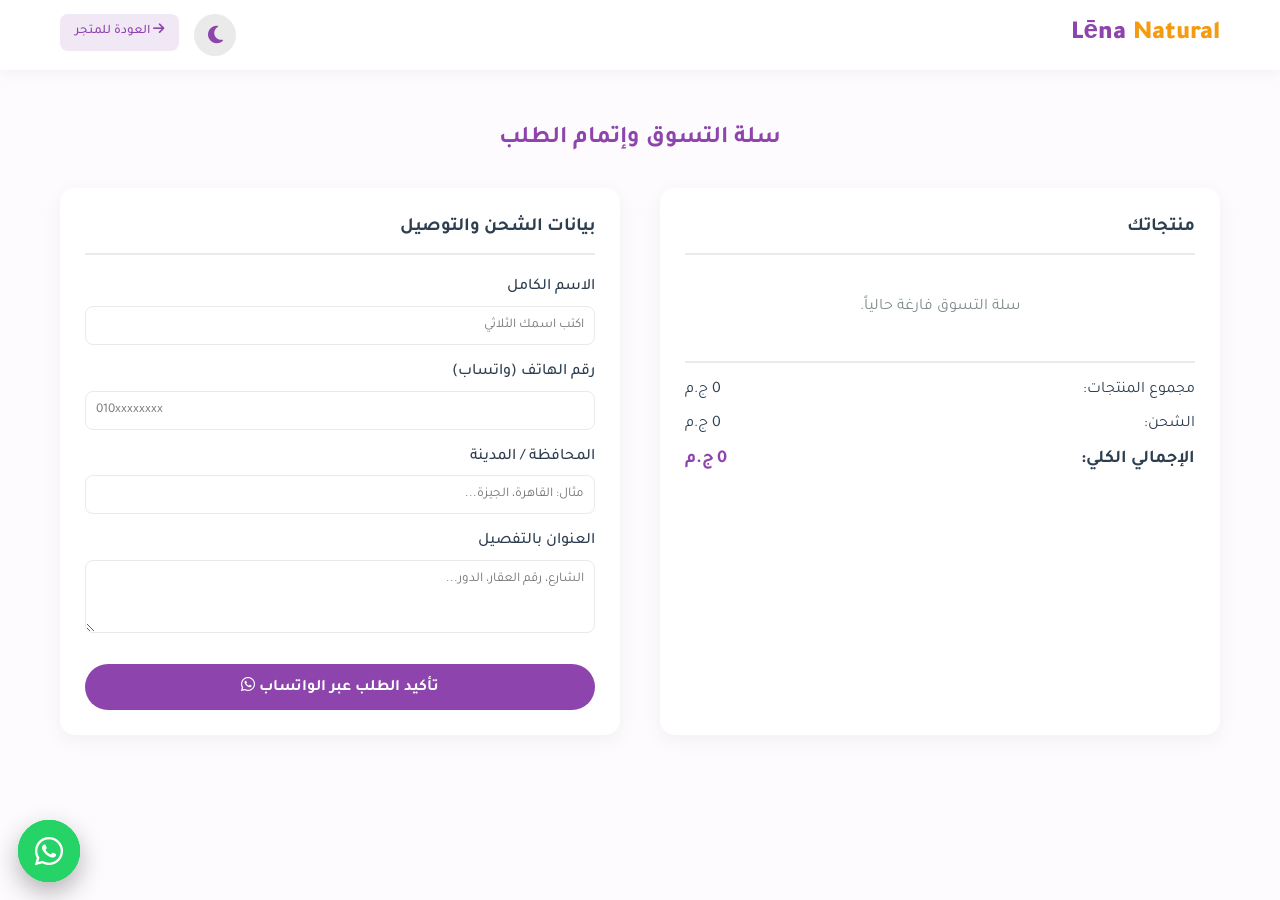
<file: checkout.html>
<!DOCTYPE html>
<html lang="ar" dir="rtl">
<head>
    <meta charset="UTF-8">
    <meta name="viewport" content="width=device-width, initial-scale=1.0">
    <title>إتمام الطلب | Lēna Natural Products</title>
    <link href="https://fonts.googleapis.com/css2?family=Tajawal:wght@300;400;500;700;900&display=swap" rel="stylesheet">
    <link rel="stylesheet" href="https://cdnjs.cloudflare.com/ajax/libs/font-awesome/6.4.0/css/all.min.css">
    <link rel="stylesheet" href="style.css">
    <!-- Google tag (gtag.js) -->
<script async src="https://www.googletagmanager.com/gtag/js?id=G-Y1DNHRC4LC"></script>
<script>
  window.dataLayer = window.dataLayer || [];
  function gtag(){dataLayer.push(arguments);}
  gtag('js', new Date());

  gtag('config', 'G-Y1DNHRC4LC');
</script>
</head>
<body>

    <header class="main-header">
        <div class="container header-container">
            <div class="logo">
                <a href="index.html">Lēna <span>Natural</span></a>
            </div>
            <div style="display: flex; align-items: center; gap: 15px;">
                <!-- زر الوضع الداكن -->
                <button type="button" id="darkModeToggle" class="cart-icon-btn" title="تغيير المظهر">
                    <i class="fa-solid fa-moon"></i>
                </button>
                <a href="index.html" class="btn-details" style="padding: 8px 15px;"><i class="fa-solid fa-arrow-right"></i> العودة للمتجر</a>
            </div>
        </div>
    </header>

    <div class="container" style="padding: 50px 20px;">
        <h2 style="color: var(--primary); margin-bottom: 30px; text-align: center;">سلة التسوق وإتمام الطلب</h2>

        <div style="display: grid; grid-template-columns: repeat(auto-fit, minmax(320px, 1fr)); gap: 40px;">
            <!-- جدول المنتجات في السلة -->
            <div style="background: var(--white); padding: 25px; border-radius: 15px; box-shadow: 0 5px 20px rgba(0,0,0,0.05);">
                <h3 style="margin-bottom: 20px; border-bottom: 2px solid var(--border-color); padding-bottom: 10px;">منتجاتك</h3>
                <div id="cartItemsContainer">
                    <!-- يتم تعبئتها ديناميكياً -->
                </div>
                <div style="margin-top: 20px; border-top: 2px solid var(--border-color); padding-top: 15px; font-size: 16px;">
                    <div style="display: flex; justify-content: space-between; margin-bottom: 8px;"><span>مجموع المنتجات:</span><span id="cartSubtotal">0 ج.م</span></div>
                    <div style="display: flex; justify-content: space-between; margin-bottom: 8px;"><span>الشحن:</span><span id="cartShipping">0 ج.م</span></div>
                    <div style="display: flex; justify-content: space-between; font-size: 18px; font-weight: bold;"><span>الإجمالي الكلي:</span><span id="cartTotalPrice" style="color: var(--primary);">0 ج.م</span></div>
                </div>
            </div>

            <!-- نموذج بيانات العميل -->
            <div style="background: var(--white); padding: 25px; border-radius: 15px; box-shadow: 0 5px 20px rgba(0,0,0,0.05);">
                <h3 style="margin-bottom: 20px; border-bottom: 2px solid var(--border-color); padding-bottom: 10px;">بيانات الشحن والتوصيل</h3>
                <form id="checkoutForm" onsubmit="submitOrder(event)">
                    <div style="margin-bottom: 15px;">
                        <label style="display: block; margin-bottom: 5px; font-weight: 500;">الاسم الكامل</label>
                        <input type="text" id="clientName" required placeholder="اكتب اسمك الثلاثي" style="width: 100%; padding: 10px; border: 1px solid var(--border-color); border-radius: 8px; outline: none; background: var(--white); color: var(--text-color);">
                    </div>
                    <div style="margin-bottom: 15px;">
                        <label style="display: block; margin-bottom: 5px; font-weight: 500;">رقم الهاتف (واتساب)</label>
                        <input type="tel" id="clientPhone" required placeholder="010xxxxxxxx" style="width: 100%; padding: 10px; border: 1px solid var(--border-color); border-radius: 8px; outline: none; background: var(--white); color: var(--text-color);">
                    </div>
                    <div style="margin-bottom: 15px;">
                        <label style="display: block; margin-bottom: 5px; font-weight: 500;">المحافظة / المدينة</label>
                        <input type="text" id="clientCity" required placeholder="مثال: القاهرة، الجيزة..." style="width: 100%; padding: 10px; border: 1px solid var(--border-color); border-radius: 8px; outline: none; background: var(--white); color: var(--text-color);">
                    </div>
                    <div style="margin-bottom: 20px;">
                        <label style="display: block; margin-bottom: 5px; font-weight: 500;">العنوان بالتفصيل</label>
                        <textarea id="clientAddress" required rows="3" placeholder="الشارع، رقم العقار، الدور..." style="width: 100%; padding: 10px; border: 1px solid var(--border-color); border-radius: 8px; outline: none; background: var(--white); color: var(--text-color);"></textarea>
                    </div>
                    <button type="submit" class="btn btn-primary" style="width: 100%; border: none; cursor: pointer; text-align: center; font-size: 16px;">تأكيد الطلب عبر الواتساب <i class="fa-brands fa-whatsapp"></i></button>
                </form>
            </div>
        </div>
    </div>

    <div id="toast" class="toast" role="status"></div>
    <script src="products-data.js?v=40"></script>
    <script src="script.js?v=40"></script>
    <script>
        function renderCheckoutCart() {
            const container = document.getElementById('cartItemsContainer');
            const subtotal = cartSubtotal();
            const shipping = cart.length ? SHIPPING : 0;

            container.innerHTML = cart.length ? cart.map(item => `
                <div style="display:flex;align-items:center;justify-content:space-between;gap:10px;margin-bottom:15px;border-bottom:1px solid var(--border-color);padding-bottom:10px;">
                    <div style="display:flex;align-items:center;gap:12px;min-width:0;">
                        <img src="${escapeHtml(item.image)}" alt="" style="width:50px;height:50px;object-fit:cover;border-radius:8px;">
                        <div>
                            <h4 style="font-size:15px;margin-bottom:3px;">${escapeHtml(item.name)}</h4>
                            <span style="color:var(--gray);font-size:13px;">${item.price} ج.م × ${item.quantity} = ${item.price * item.quantity} ج.م</span>
                        </div>
                    </div>
                    <div style="display:flex;align-items:center;gap:8px;">
                        <div class="qty-box" style="transform:scale(.85);">
                            <button type="button" data-qty="${item.id}" data-d="1" aria-label="زيادة">+</button>
                            <span>${item.quantity}</span>
                            <button type="button" data-qty="${item.id}" data-d="-1" aria-label="نقصان">−</button>
                        </div>
                        <button type="button" data-remove="${item.id}" aria-label="حذف" style="background:#ff7675;color:#fff;border:none;width:30px;height:30px;border-radius:50%;cursor:pointer;"><i class="fa-solid fa-trash"></i></button>
                    </div>
                </div>`).join('')
                : '<p style="color:var(--gray);text-align:center;padding:20px;">سلة التسوق فارغة حالياً.</p>';

            document.getElementById('cartSubtotal').textContent = subtotal + ' ج.م';
            document.getElementById('cartShipping').textContent = shipping + ' ج.م';
            document.getElementById('cartTotalPrice').textContent = (subtotal + shipping) + ' ج.م';
        }

        document.getElementById('cartItemsContainer').addEventListener('click', e => {
            const q = e.target.closest('[data-qty]'), r = e.target.closest('[data-remove]');
            if (q) changeCartQty(q.dataset.qty, +q.dataset.d);
            else if (r) removeFromCart(r.dataset.remove);
            else return;
            renderCheckoutCart();
        });

        function submitOrder(e) {
            e.preventDefault();
            if (!cart.length) { showToast('سلة التسوق فارغة!'); return; }

            const val = id => document.getElementById(id).value.trim();
            const phone = val('clientPhone').replace(/[\s-]/g, '');
            if (!/^(\+?20|0)?1[0125]\d{8}$/.test(phone)) { showToast('رقم الهاتف غير صحيح'); document.getElementById('clientPhone').focus(); return; }

            const subtotal = cartSubtotal();
            let text = `*طلب جديد من متجر Lēna Natural* 🌿\n\n`;
            text += `👤 *الاسم:* ${val('clientName')}\n📞 *الهاتف:* ${phone}\n🏙️ *المحافظة:* ${val('clientCity')}\n📍 *العنوان:* ${val('clientAddress')}\n\n🛍️ *المنتجات المطلوبة:*\n`;
            cart.forEach(i => { text += `- ${i.name} (الكمية: ${i.quantity}) - ${i.price * i.quantity} ج.م\n`; });
            text += `\n🛒 *مجموع المنتجات:* ${subtotal} ج.م\n🚚 *الشحن:* ${SHIPPING} ج.م\n💰 *الإجمالي الكلي:* ${subtotal + SHIPPING} ج.م`;

            window.open(`https://wa.me/${WHATSAPP_NUMBER}?text=${encodeURIComponent(text)}`, '_blank', 'noopener');
        }

        document.addEventListener('DOMContentLoaded', renderCheckoutCart);
        
    </script>
    <script src="lena-animations.js?v=1"></script>
</body>
</html>
</file>
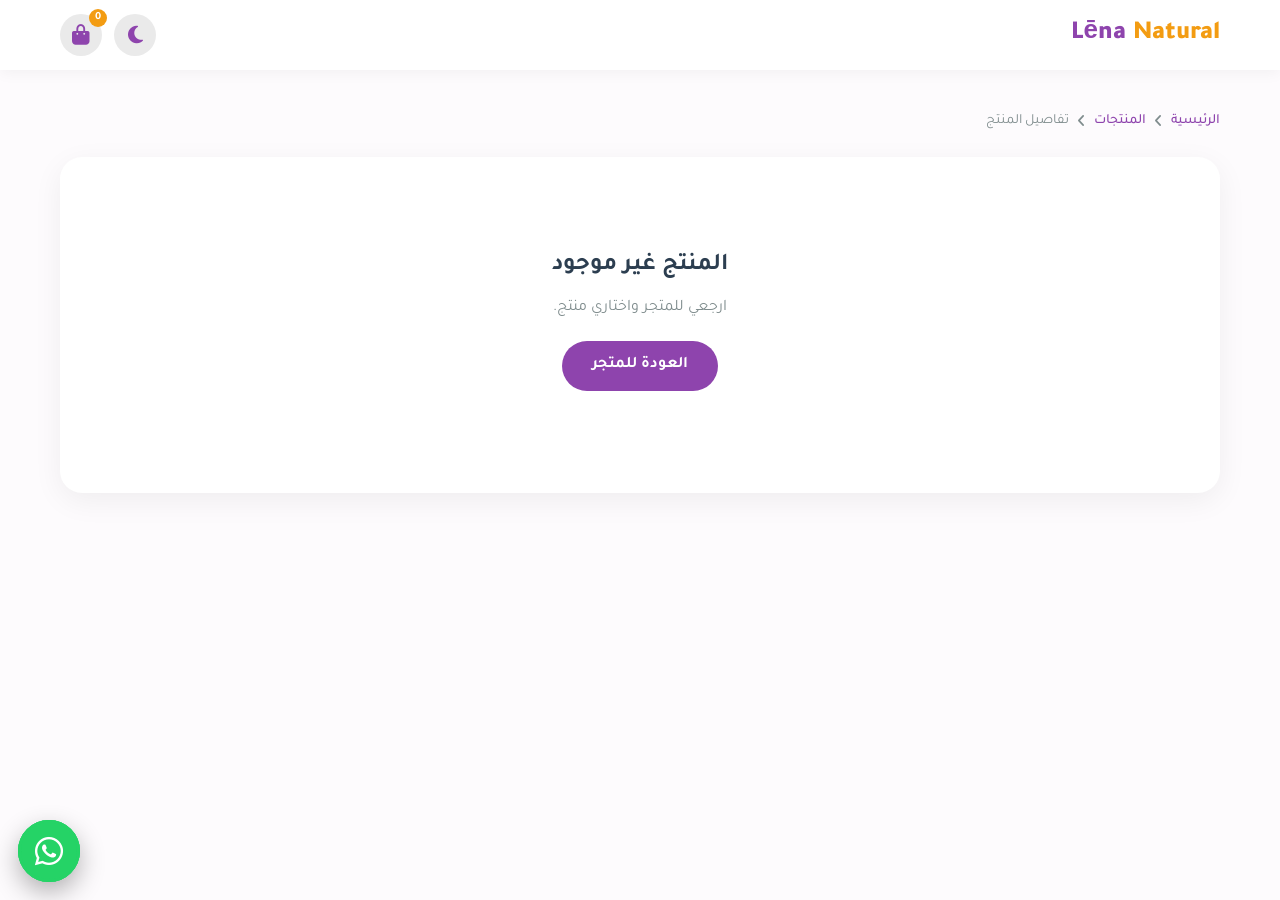
<file: product.html>
<!DOCTYPE html>
<html lang="ar" dir="rtl">
<head>
    <meta charset="UTF-8">
    <meta name="viewport" content="width=device-width, initial-scale=1.0">
    <title>تفاصيل المنتج | Lēna Natural Products</title>
    <link href="https://fonts.googleapis.com/css2?family=Tajawal:wght@300;400;500;700;900&display=swap" rel="stylesheet">
    <link rel="stylesheet" href="https://cdnjs.cloudflare.com/ajax/libs/font-awesome/6.4.0/css/all.min.css">
    <link rel="stylesheet" href="style.css">
    <!-- Google tag (gtag.js) -->
<script async src="https://www.googletagmanager.com/gtag/js?id=G-Y1DNHRC4LC"></script>
<script>
  window.dataLayer = window.dataLayer || [];
  function gtag(){dataLayer.push(arguments);}
  gtag('js', new Date());

  gtag('config', 'G-Y1DNHRC4LC');
</script>
</head>
<body>

    <header class="main-header">
        <div class="container header-container">
            <div class="logo"><a href="index.html">Lēna <span>Natural</span></a></div>
            <div class="header-actions"><button type="button" id="darkModeToggle" class="cart-icon-btn" title="تغيير المظهر" aria-label="تغيير المظهر"><i class="fa-solid fa-moon"></i></button><a href="checkout.html" class="cart-icon-btn" title="سلة التسوق" aria-label="سلة التسوق">
                    <i class="fa-solid fa-bag-shopping"></i><span id="cartCount" class="cart-badge">0</span>
                </a></div>
        </div>
    </header>

    <main class="container" style="padding: 40px 20px 20px;">
        <nav class="breadcrumb">
            <a href="index.html">الرئيسية</a> <i class="fa-solid fa-angle-left"></i>
            <a href="index.html#products">المنتجات</a> <i class="fa-solid fa-angle-left"></i>
            <span id="bcName">تفاصيل المنتج</span>
        </nav>

        <div class="product-page" id="productPage">
            <div class="pp-image"><img id="ppImg" src="" alt=""></div>
            <div>
                <span class="pp-cat" id="ppCat"></span>
                <h1 class="pp-name" id="ppName"></h1>
                <div class="pp-size" id="ppSize" hidden><i class="fa-solid fa-flask"></i> <span id="ppSizeText"></span></div>
                <div class="pp-price" id="ppPrice"></div>

                <h3 class="pp-desc-title">تفاصيل المنتج</h3>
                <div class="pp-desc" id="ppDesc"></div>

                <div class="pp-badges">
                    <span><i class="fa-solid fa-leaf"></i>طبيعي 100%</span>
                    <span><i class="fa-solid fa-truck-fast"></i>توصيل لباب البيت</span>
                    <span><i class="fa-solid fa-heart"></i>مصنوع بحب</span>
                </div>

                <div class="pp-qty-row">
                    <strong>الكمية:</strong>
                    <div class="qty-box">
                        <button type="button" onclick="changeQty(1)" aria-label="زيادة">+</button>
                        <span id="qtyVal">1</span>
                        <button type="button" onclick="changeQty(-1)" aria-label="نقصان">−</button>
                    </div>
                </div>

                <div class="pp-actions">
                    <button type="button" class="btn btn-primary" onclick="addToCart(product.id, qty)"><i class="fa-solid fa-bag-shopping"></i> إضافة للسلة</button>
                    <a class="btn btn-wa-big" id="waBtn" href="#" target="_blank" rel="noopener"><i class="fa-brands fa-whatsapp"></i> اطلبي عبر واتساب</a>
                </div>
                <a href="checkout.html" class="pp-cart-link">الذهاب إلى السلة وإتمام الطلب <i class="fa-solid fa-arrow-left"></i></a>
            </div>
        </div>

        <section class="related" id="related" hidden>
            <div class="section-title"><h2>منتجات قد تعجبك</h2></div>
            <div class="products-grid" id="relatedGrid"></div>
        </section>
    </main>

    <div id="toast" class="toast" role="status"></div>
    <script src="products-data.js?v=40"></script>
    <script src="script.js?v=40"></script>
    <script>
        const product = findProduct(new URLSearchParams(location.search).get('id'));
        let qty = 1;

        function el(tag, text, css) {
            const e = document.createElement(tag);
            if (text) e.textContent = text;
            if (css) e.style.cssText = css;
            return e;
        }

        function renderDetails(d) {
            const box = document.getElementById('ppDesc');
            box.textContent = '';
            const para = t => box.appendChild(el('p', t, 'margin-bottom:10px;'));
            const head = t => box.appendChild(el('h4', t, 'color:var(--primary);margin:16px 0 8px;font-size:16px;'));
            const list = arr => {
                const ul = el('ul', '', 'margin-bottom:10px;');
                arr.forEach(t => {
                    const li = el('li', '', 'padding:4px 0;');
                    li.appendChild(el('i', '', 'color:var(--primary);margin-left:8px;font-size:13px;')).className = 'fa-solid fa-circle-check';
                    li.appendChild(document.createTextNode(t));
                    ul.appendChild(li);
                });
                box.appendChild(ul);
            };
            (d.intro || []).forEach(para);
            if (d.features && d.features.length) { head('المميزات'); list(d.features); }
            if (d.ingredients && d.ingredients.length) { head('المكونات'); list(d.ingredients); }
            if (d.usage) { head('طريقة الاستخدام'); para(d.usage); }
            if (d.note) { head('تنبيه'); para(d.note); }
        }

        function updateWa() { document.getElementById('waBtn').href = whatsappLink(product, qty); }

        function changeQty(d) {
            qty = Math.max(1, qty + d);
            document.getElementById('qtyVal').textContent = qty;
            updateWa();
        }

        if (!product) {
            document.getElementById('productPage').innerHTML =
                '<div class="pp-notfound"><h2>المنتج غير موجود</h2><p style="margin:10px 0 20px;color:var(--gray)">ارجعي للمتجر واختاري منتج.</p><a href="index.html" class="btn btn-primary">العودة للمتجر</a></div>';
        } else {
            document.title = product.name + ' | Lēna Natural Products';
            document.getElementById('bcName').textContent = product.name;
            document.getElementById('ppName').textContent = product.name;
            document.getElementById('ppPrice').textContent = product.price + ' ج.م';
            const im = document.getElementById('ppImg');
            im.src = product.image; im.alt = productLabel(product);
            document.getElementById('ppCat').textContent = CATEGORIES[product.category].label;
            if (product.short) {
                document.getElementById('ppSizeText').textContent = product.short;
                document.getElementById('ppSize').hidden = false;
            }
            renderDetails(product.details || { intro: ['منتج طبيعي من Lēna Natural للعناية بجمالك. للاستفسار عن التفاصيل تواصلي معنا على واتساب.'] });
            updateWa();

            const related = PRODUCTS.filter(p => p.category === product.category && p.id !== product.id).slice(0, 4);
            if (related.length) {
                related.forEach(p => document.getElementById('relatedGrid').appendChild(createProductCard(p)));
                document.getElementById('related').hidden = false;
            }
        }
    </script>
    <script src="lena-animations.js?v=1"></script>
</body>
</html>
</file>
<file: style.css>
:root {
    --primary: #8e44ad;
    --primary-light: #9b59b6;
    --accent: #f39c12;
    --text-color: #2c3e50;
    --bg-light: #fdfbfd;
    --white: #ffffff;
    --gray: #7f8c8d;
    --border-color: #eaeaea;
    --transition: all 0.3s ease;
}


body.dark-mode {
    --primary: #a569bd;
    --primary-light: #bb8fce;
    --text-color: #f1f2f6;
    --bg-light: #121212;
    --white: #1e1e1e;
    --border-color: #2c2c2c;
    --gray: #a4b0be;
}

* { margin: 0; padding: 0; box-sizing: border-box; font-family: 'Tajawal', sans-serif; }

body {
    background-color: var(--bg-light);
    color: var(--text-color);
    direction: rtl;
    line-height: 1.6;
    transition: background-color 0.3s ease, color 0.3s ease;
}
body { overflow-x: clip; }

@media (max-width: 768px) {
    /* كود الهيدر اللي فات */
}

a { text-decoration: none; color: inherit; }
ul { list-style: none; }
img { max-width: 100%; }
.container { max-width: 1200px; margin: 0 auto; padding: 0 20px; }

:focus-visible { outline: 2px solid var(--primary); outline-offset: 2px; }

/* ---------- شريط الإعلانات ---------- */
.announcement-bar {
    background: linear-gradient(135deg, var(--primary), var(--primary-light));
    color: #fff;
    text-align: center;
    padding: 8px 0;
    font-size: 14px;
    font-weight: 500;
}

/* ---------- الهيدر ---------- */
.main-header {
    background: var(--white);
    position: sticky;
    top: 0;
    z-index: 1000;
    box-shadow: 0 2px 15px rgba(0,0,0,0.05);
    transition: background-color 0.3s ease;
}
.header-container {
    display: flex;
    justify-content: space-between;
    align-items: center;
    min-height: 70px;
    flex-wrap: nowrap;
    gap: 10px;
}
.header-container > * { flex-shrink: 0; }

.logo a { font-size: 26px; font-weight: 900; color: var(--primary); white-space: nowrap; }
.logo span { color: var(--accent); }

.main-nav ul { display: flex; gap: 25px; white-space: nowrap; }
.main-nav a { font-weight: 500; transition: var(--transition); }
.main-nav a:hover, .main-nav a.active { color: var(--primary); }

.header-actions { display: flex; align-items: center; gap: 12px; }

.cart-icon-btn {
    position: relative;
    font-size: 20px;
    color: var(--primary);
    background: var(--border-color);
    width: 42px;
    height: 42px;
    border-radius: 50%;
    display: flex;
    align-items: center;
    justify-content: center;
    transition: var(--transition);
    cursor: pointer;
    border: none;
}
.cart-icon-btn:hover { background: var(--primary); color: #fff; }

.cart-badge {
    position: absolute;
    top: -5px;
    right: -5px;
    background: var(--accent);
    color: #fff;
    font-size: 11px;
    width: 18px;
    height: 18px;
    border-radius: 50%;
    display: flex;
    align-items: center;
    justify-content: center;
    font-weight: bold;
}

/* البحث */
.header-search-container { position: relative; display: flex; align-items: center; }
.search-input {
    display: none;
    position: absolute;
    left: 50px;
    width: 200px;
    padding: 8px 15px;
    border-radius: 20px;
    border: 1px solid var(--border-color);
    outline: none;
    font-size: 14px;
    background: var(--white);
    color: var(--text-color);
    z-index: 100;
}
.search-input:focus { border-color: var(--primary); }

/* ---------- البانر الرئيسي ---------- */
.hero-section {
    background: linear-gradient(rgba(0,0,0,0.5), rgba(0,0,0,0.5)), url('images/img1.jpeg') center/cover no-repeat;
    height: 80vh;
    display: flex;
    align-items: center;
    text-align: center;
    color: #fff;
    padding: 0 20px;
}
.hero-content { max-width: 700px; margin: 0 auto; }
.hero-content h1 { font-size: 45px; font-weight: 900; margin-bottom: 20px; }
.hero-content h1 span { color: var(--accent); }
.hero-content p { font-size: 18px; margin-bottom: 30px; color: #f1f1f1; }

.btn {
    display: inline-block;
    padding: 12px 30px;
    border-radius: 30px;
    font-weight: bold;
    transition: var(--transition);
}
.btn-primary { background: var(--primary); color: #fff; }
.btn-primary:hover { background: var(--accent); transform: translateY(-3px); color: #fff; }

/* ---------- المنتجات ---------- */
.products-section { padding: 60px 0 40px; }
.section-title { text-align: center; margin-bottom: 25px; }
.section-title h2 { font-size: 32px; color: var(--primary); margin-bottom: 10px; }
.section-title p { color: var(--gray); }

/* مربعات الأقسام */
.category-boxes-container {
    display: grid;
    grid-template-columns: repeat(auto-fit, minmax(150px, 1fr));
    gap: 15px;
    margin: 30px 0 45px;
}
.big-cat-box {
    background: var(--white);
    border: 2px solid var(--border-color);
    border-radius: 16px;
    padding: 20px 10px;
    text-align: center;
    cursor: pointer;
    transition: var(--transition);
    box-shadow: 0 5px 15px rgba(0,0,0,0.03);
    font-family: inherit;
    color: var(--text-color);
}
.big-cat-box i { font-size: 26px; color: var(--primary); margin-bottom: 10px; display: block; }
.big-cat-box h3 { font-size: 15px; font-weight: 700; color: inherit; }
.big-cat-box:hover, .big-cat-box.active { background: var(--primary); border-color: var(--primary); color: #fff; transform: translateY(-5px); }
.big-cat-box:hover i, .big-cat-box.active i { color: #fff; }

.products-grid { display: grid; grid-template-columns: repeat(auto-fill, minmax(240px, 1fr)); gap: 24px; }
.no-results { text-align: center; color: var(--gray); padding: 40px 0; font-size: 16px; }

/* كارت المنتج */
.product-card {
    background: var(--white);
    border: 1px solid var(--border-color);
    border-radius: 14px;
    padding: 15px;
    box-shadow: 0 4px 12px rgba(0,0,0,0.05);
    transition: var(--transition);
    display: flex;
    flex-direction: column;
    min-width: 0;
}
.product-card:hover { transform: translateY(-6px); box-shadow: 0 10px 25px rgba(142,68,173,0.15); }
.product-card.is-hidden { display: none; }

.product-img { height: 230px; overflow: hidden; border-radius: 10px; background: var(--bg-light); }
.product-img img { width: 100%; height: 100%; object-fit: cover; transition: var(--transition); }
.product-card:hover .product-img img { transform: scale(1.05); }

.product-info { margin-top: 12px; display: flex; flex-direction: column; flex-grow: 1; }
.product-info h3 { font-size: 16px; font-weight: 700; margin-bottom: 4px; }
.product-size { font-size: 13px; color: var(--gray); margin-bottom: 4px; }
.price { font-size: 18px; font-weight: 700; color: var(--primary); display: block; margin-bottom: 10px; }

.btn-details {
    display: inline-block;
    align-self: flex-start;
    padding: 6px 12px;
    background: rgba(142,68,173,0.12);
    color: var(--primary);
    border-radius: 8px;
    font-size: 13px;
    font-weight: 500;
    transition: var(--transition);
}
.btn-details:hover { background: var(--primary); color: #fff; }

.card-actions { display: flex; gap: 8px; margin-top: auto; padding-top: 12px; }
.btn-add, .btn-whatsapp {
    flex: 1;
    display: flex;
    align-items: center;
    justify-content: center;
    gap: 5px;
    padding: 8px;
    border-radius: 8px;
    border: none;
    font-size: 13px;
    font-weight: 500;
    cursor: pointer;
    color: #fff;
    transition: var(--transition);
}
.btn-add { background: var(--primary); }
.btn-add:hover { background: var(--primary-light); }
.btn-whatsapp { background: #25d366; }
.btn-whatsapp:hover { background: #1ebe57; }

/* ---------- قسم قبل الفوتر ---------- */
.pre-footer { padding: 50px 0 10px; }
.pf-features { display: grid; grid-template-columns: repeat(auto-fit, minmax(200px, 1fr)); gap: 20px; margin-bottom: 50px; }
.pf-item { background: var(--white); border: 1px solid var(--border-color); border-radius: 18px; padding: 28px 18px; text-align: center; transition: var(--transition); }
.pf-item:hover { transform: translateY(-6px); box-shadow: 0 12px 30px rgba(142,68,173,0.15); border-color: var(--primary-light); }
.pf-icon { width: 60px; height: 60px; margin: 0 auto 14px; border-radius: 50%; display: flex; align-items: center; justify-content: center; font-size: 24px; color: #fff; background: linear-gradient(135deg, var(--primary), var(--primary-light)); box-shadow: 0 6px 16px rgba(142,68,173,0.35); }
.pf-item h4 { font-size: 16px; margin-bottom: 6px; }
.pf-item p { font-size: 13px; color: var(--gray); }
.pf-cta { position: relative; overflow: hidden; display: flex; align-items: center; justify-content: space-between; gap: 25px; flex-wrap: wrap; padding: 45px 40px; border-radius: 26px; color: #fff; background: linear-gradient(135deg, #6c2c91, #8e44ad 55%, #b06ad0); box-shadow: 0 15px 40px rgba(142,68,173,0.3); }
.pf-cta::before, .pf-cta::after { content: ''; position: absolute; border-radius: 50%; background: rgba(255,255,255,0.09); }
.pf-cta::before { width: 220px; height: 220px; top: -90px; left: -60px; }
.pf-cta::after { width: 160px; height: 160px; bottom: -70px; right: 30%; }
.pf-cta-text, .pf-cta-btns { position: relative; z-index: 1; }
.pf-cta-text h2 { font-size: 26px; font-weight: 900; margin-bottom: 8px; }
.pf-cta-text p { font-size: 15px; color: #f3e5f5; }
.pf-cta-btns { display: flex; gap: 12px; flex-wrap: wrap; }
.pf-btn { display: inline-flex; align-items: center; gap: 8px; padding: 12px 26px; border-radius: 30px; font-weight: 700; font-size: 15px; transition: var(--transition); }
.pf-btn-wa { background: #25d366; color: #fff; }
.pf-btn-wa:hover { background: #1ebe57; transform: translateY(-3px); }
.pf-btn-light { background: #fff; color: #8e44ad; }
.pf-btn-light:hover { background: #f3e5f5; transform: translateY(-3px); }

/* ---------- الفوتر ---------- */
.main-footer { background: #1e1e2f; color: #fff; padding: 60px 0 20px; margin-top: 60px; }
.footer-grid { display: grid; grid-template-columns: repeat(auto-fit, minmax(250px, 1fr)); gap: 40px; margin-bottom: 40px; }
.footer-col h3 { font-size: 24px; margin-bottom: 15px; }
.footer-col h3 span { color: var(--accent); }
.footer-col h4 { font-size: 18px; margin-bottom: 15px; position: relative; padding-bottom: 8px; }
.footer-col h4::after { content: ''; position: absolute; bottom: 0; right: 0; width: 40px; height: 2px; background: var(--accent); }
.footer-col p, .footer-col ul li a { color: #b2bec3; font-size: 14px; margin-bottom: 10px; display: block; transition: var(--transition); }
.footer-col ul li a:hover { color: #fff; padding-right: 5px; }
.social-icons { display: flex; gap: 10px; margin-top: 15px; }
.social-icons a { width: 35px; height: 35px; background: rgba(255,255,255,0.1); display: flex; align-items: center; justify-content: center; border-radius: 50%; transition: var(--transition); color: #fff; }
.social-icons a:hover { background: var(--primary); }
.footer-bottom { text-align: center; border-top: 1px solid rgba(255,255,255,0.1); padding-top: 20px; color: #b2bec3; font-size: 13px; }

/* ---------- التنبيه العائم ---------- */
.toast {
    position: fixed;
    bottom: 30px;
    right: 30px;
    background: var(--primary);
    color: #fff;
    padding: 12px 25px;
    border-radius: 8px;
    box-shadow: 0 5px 15px rgba(0,0,0,0.2);
    transform: translateY(100px);
    opacity: 0;
    transition: var(--transition);
    z-index: 2000;
    font-weight: 500;
}
.toast.show { transform: translateY(0); opacity: 1; }

/* ---------- صفحة تفاصيل المنتج ---------- */
.breadcrumb { font-size: 14px; color: var(--gray); margin-bottom: 25px; display: flex; gap: 8px; flex-wrap: wrap; align-items: center; }
.breadcrumb a { color: var(--primary); font-weight: 500; }
.product-page { display: grid; grid-template-columns: 1fr 1fr; gap: 45px; align-items: start; background: var(--white); border-radius: 22px; padding: 30px; box-shadow: 0 8px 30px rgba(0,0,0,0.06); }
.pp-image { border-radius: 18px; overflow: hidden; background: var(--bg-light); aspect-ratio: 1 / 1; }
.pp-image img { width: 100%; height: 100%; object-fit: cover; }
.pp-cat { display: inline-block; background: rgba(142,68,173,0.12); color: var(--primary); padding: 5px 14px; border-radius: 20px; font-size: 13px; font-weight: 700; margin-bottom: 14px; }
.pp-name { font-size: 30px; font-weight: 900; margin-bottom: 10px; line-height: 1.3; }
.pp-size { display: inline-flex; align-items: center; gap: 6px; background: var(--border-color); padding: 5px 12px; border-radius: 8px; font-size: 13px; color: var(--gray); margin-bottom: 16px; }
.pp-price { font-size: 32px; font-weight: 900; color: var(--primary); margin-bottom: 20px; }
.pp-desc-title { font-size: 16px; font-weight: 700; margin-bottom: 8px; padding-bottom: 8px; border-bottom: 2px solid var(--border-color); }
.pp-desc { color: var(--gray); line-height: 1.9; font-size: 15px; margin-bottom: 22px; }
.pp-desc p { margin-bottom: 10px; }
.pp-desc h4 { color: var(--primary); margin: 16px 0 8px; font-size: 16px; }
.pp-desc ul { margin-bottom: 10px; }
.pp-desc li { padding: 4px 0; }
.pp-desc li i { color: var(--primary); margin-left: 8px; font-size: 13px; }
.pp-outro { font-weight: 700; color: var(--text-color); margin-top: 14px; }
.pp-badges { display: flex; gap: 10px; flex-wrap: wrap; margin-bottom: 25px; }
.pp-badges span { font-size: 13px; background: var(--bg-light); border: 1px solid var(--border-color); padding: 6px 12px; border-radius: 20px; }
.pp-badges i { color: var(--primary); margin-left: 5px; }
.pp-qty-row { display: flex; align-items: center; gap: 15px; margin-bottom: 18px; }
.qty-box { display: flex; align-items: center; border: 1px solid var(--border-color); border-radius: 30px; overflow: hidden; }
.qty-box button { width: 40px; height: 40px; border: none; background: var(--border-color); color: var(--text-color); font-size: 18px; cursor: pointer; }
.qty-box button:hover { background: var(--primary); color: #fff; }
.qty-box span { min-width: 44px; text-align: center; font-weight: 700; }
.pp-actions { display: flex; gap: 10px; flex-wrap: wrap; }
.pp-actions .btn { flex: 1; text-align: center; border: none; cursor: pointer; font-size: 15px; min-width: 150px; }
.btn-wa-big { background: #25d366; color: #fff; }
.btn-wa-big:hover { background: #1ebe57; transform: translateY(-3px); }
.pp-cart-link { display: block; margin-top: 14px; text-align: center; color: var(--primary); font-weight: 500; font-size: 14px; }
.pp-notfound { text-align: center; padding: 60px 20px; grid-column: 1 / -1; }
.related { margin-top: 50px; }
.related h2 { color: var(--primary); margin-bottom: 20px; font-size: 24px; }

/* ---------- الموبايل ---------- */
@media (max-width: 768px) {
    .header-container { padding: 8px 12px; min-height: 60px; gap: 6px; }
    .logo a { font-size: 18px; }
    .main-nav ul { gap: 10px; }
    .main-nav a { font-size: 13px; }
    .cart-icon-btn { width: 36px; height: 36px; font-size: 16px; }
    .header-search-container { position: static; }
    .search-input { left: 10px; right: 10px; top: 100%; width: auto; margin-top: 6px; box-shadow: 0 4px 12px rgba(0,0,0,0.15); }

    .hero-section { height: auto; min-height: 50vh; }
    .hero-content h1 { font-size: 28px; }

    .products-grid { grid-template-columns: repeat(2, 1fr); gap: 10px; }
    .product-card { padding: 8px; }
    .product-img { height: 140px; }
    .product-info h3 { font-size: 13px; }
    .price { font-size: 14px; }
    .card-actions { flex-direction: column; gap: 6px; }
    .btn-add, .btn-whatsapp { font-size: 12px; padding: 7px 4px; flex: none; width: 100%; }

    .pre-footer { padding-top: 35px; }
    .pf-features { grid-template-columns: repeat(2, 1fr); gap: 10px; margin-bottom: 30px; }
    .pf-item { padding: 20px 10px; }
    .pf-cta { padding: 30px 22px; text-align: center; justify-content: center; }
    .pf-cta-text h2 { font-size: 20px; }
    .pf-cta-btns { justify-content: center; width: 100%; }

    .product-page { grid-template-columns: 1fr; gap: 22px; padding: 16px; }
    .pp-name { font-size: 23px; }
    .pp-price { font-size: 26px; }

    .toast { right: 10px; left: 10px; bottom: 15px; text-align: center; }
}
@media (max-width: 380px) {
    .logo a { font-size: 15px; }
    .main-nav ul { gap: 7px; }
    .main-nav a { font-size: 12px; }
}
@media (prefers-reduced-motion: reduce) {
    * { transition: none !important; }
}
/* منع أي سكرول أفقي */


@media (max-width: 768px) {
    .header-container {
        flex-wrap: wrap;            /* يسمح بسطر تاني */
        justify-content: space-between;
        row-gap: 4px;
        padding: 8px 12px;
    }
    .header-container > * { flex-shrink: 1; }

    /* السطر الأول: اللوجو + الأزرار */
    .logo { order: 1; }
    .header-actions { order: 2; gap: 8px; }

    /* السطر التاني: الروابط في النص بعرض كامل */
    .main-nav {
        order: 3;
        width: 100%;
        border-top: 1px solid var(--border-color);
        padding-top: 6px;
    }
    .main-nav ul { justify-content: center; gap: 22px; }
    .main-nav a { font-size: 14px; }

    .cart-icon-btn { width: 36px; height: 36px; font-size: 15px; }
}
@media (max-width: 768px) {
    .header-container {
        flex-wrap: wrap;
        justify-content: space-between;
        row-gap: 4px;
        padding: 8px 12px;
    }
    .header-container > * { flex-shrink: 1; }

    .logo { order: 1; }
    .header-actions { order: 2; gap: 8px; }

    .main-nav {
        order: 3;
        width: 100%;
        border-top: 1px solid var(--border-color);
        padding-top: 6px;
    }
    .main-nav ul { justify-content: center; gap: 22px; }
    .main-nav a { font-size: 14px; }

    .cart-icon-btn { width: 36px; height: 36px; font-size: 15px; }
}
</file>
